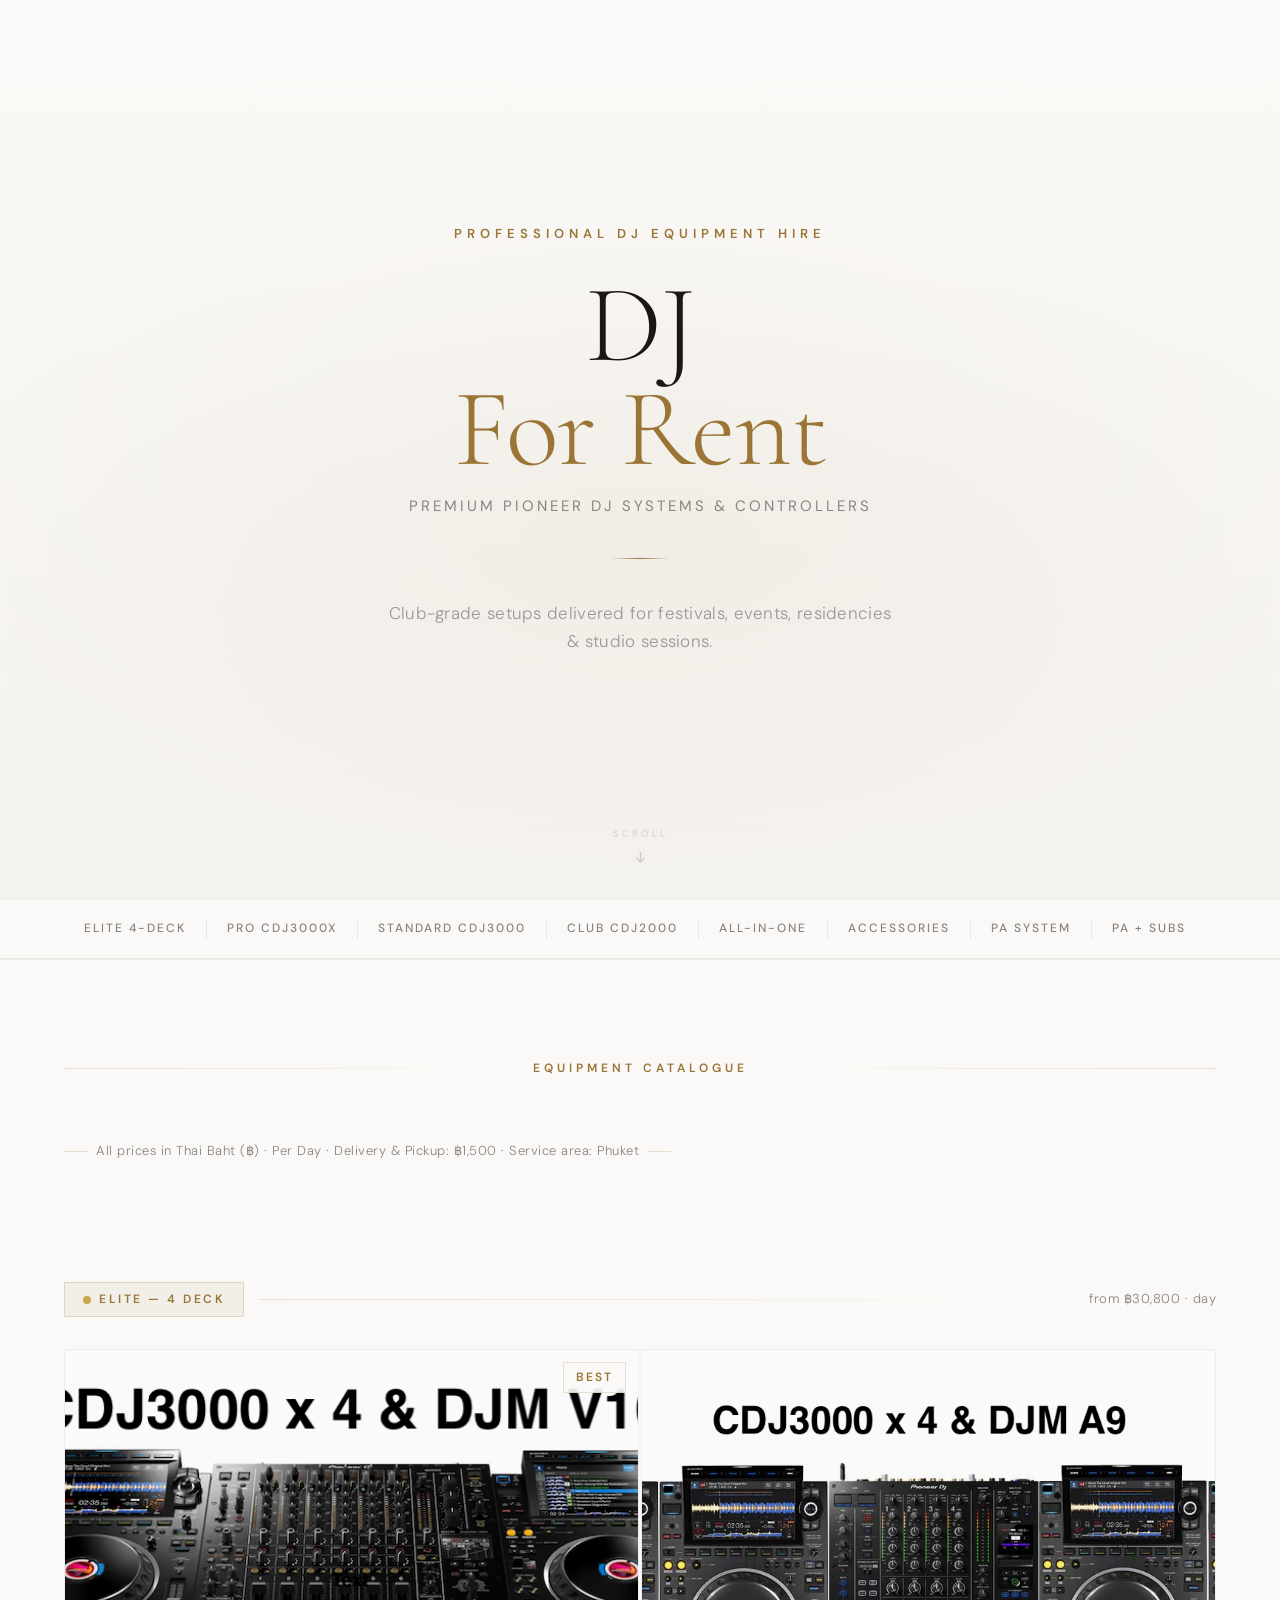
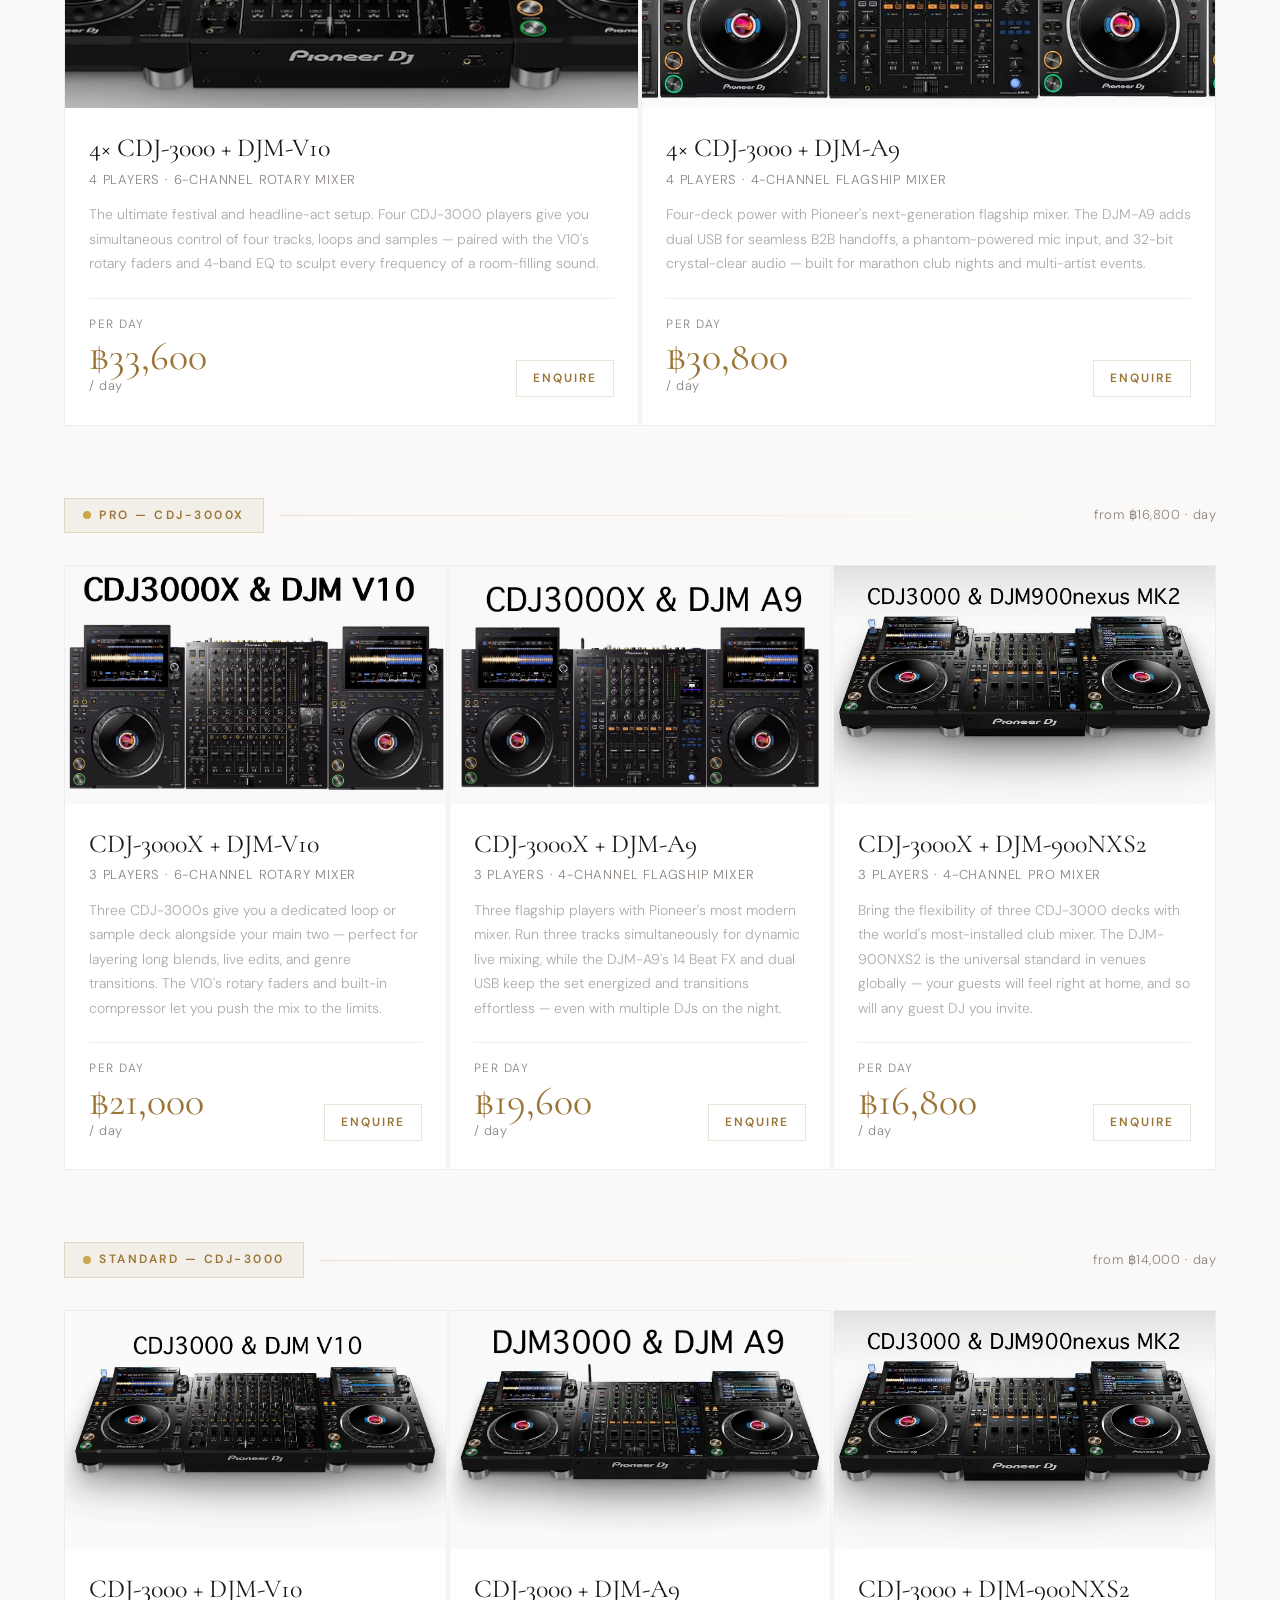
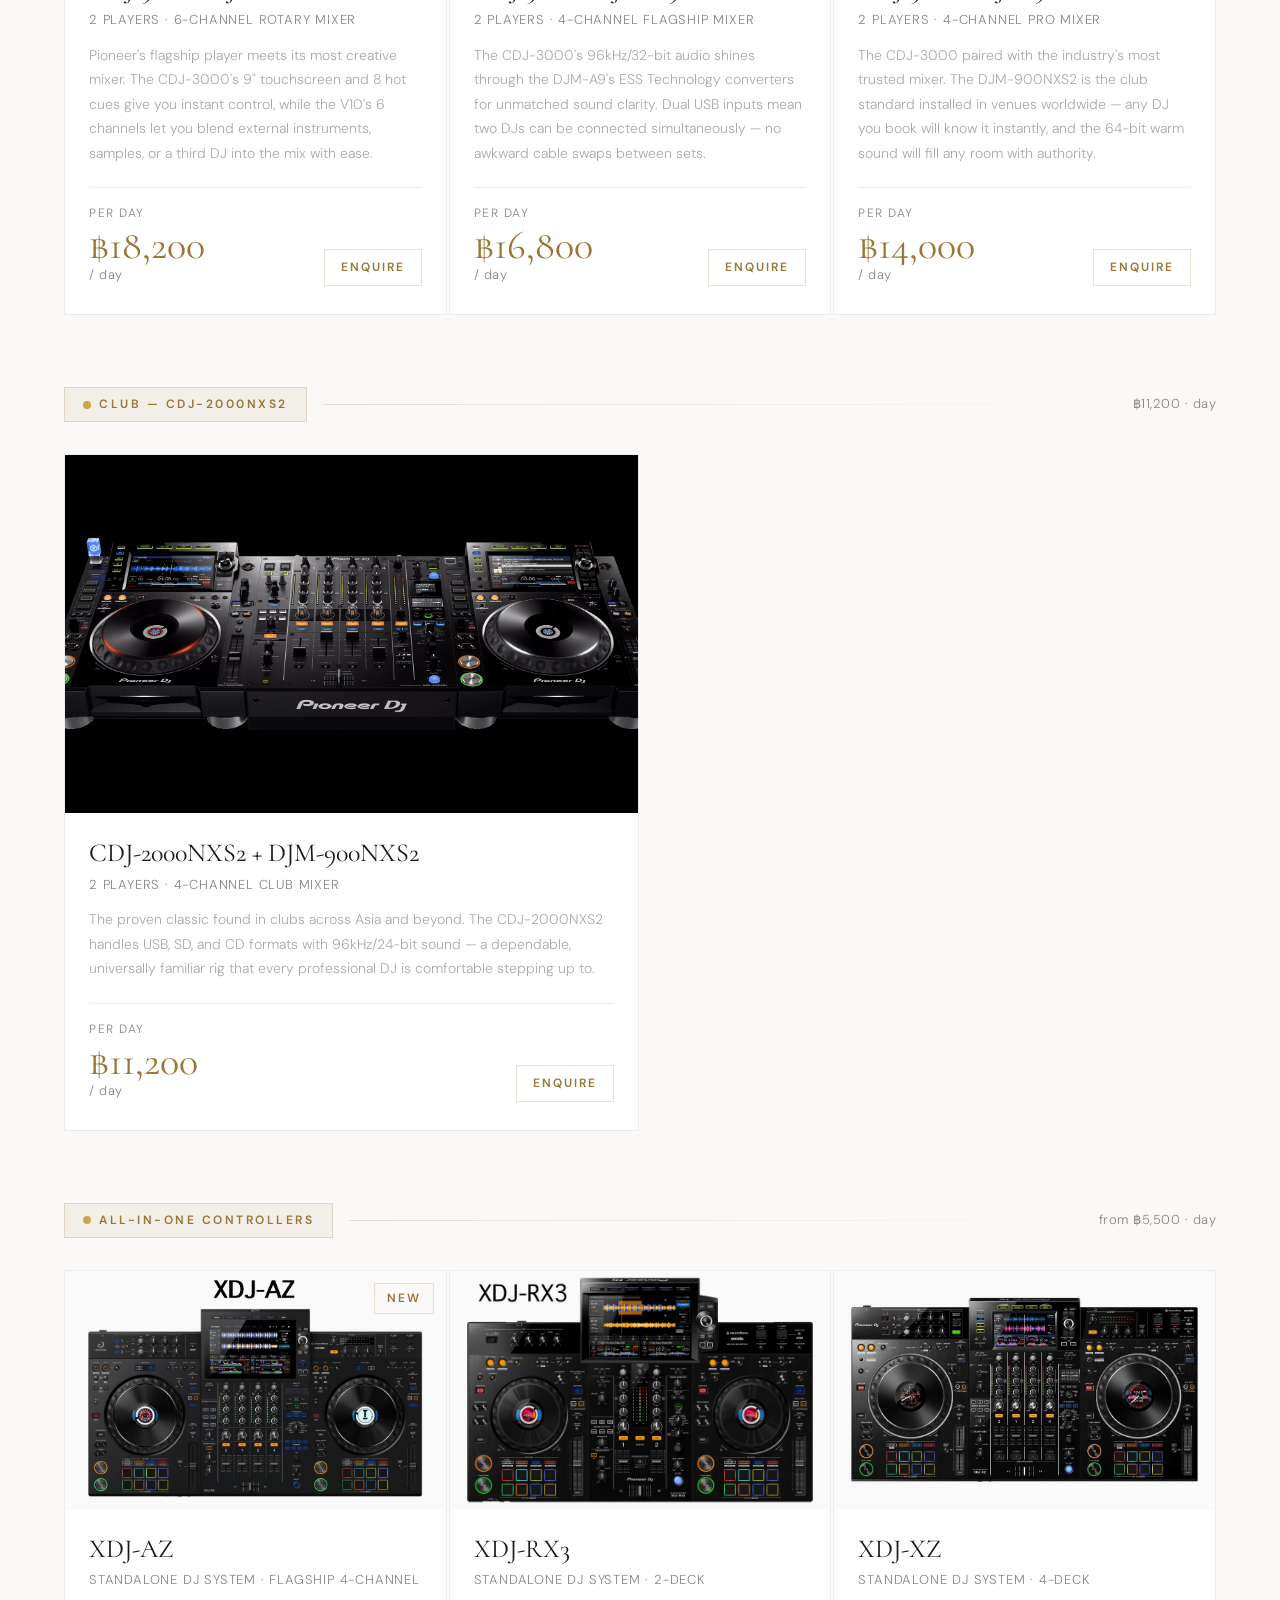
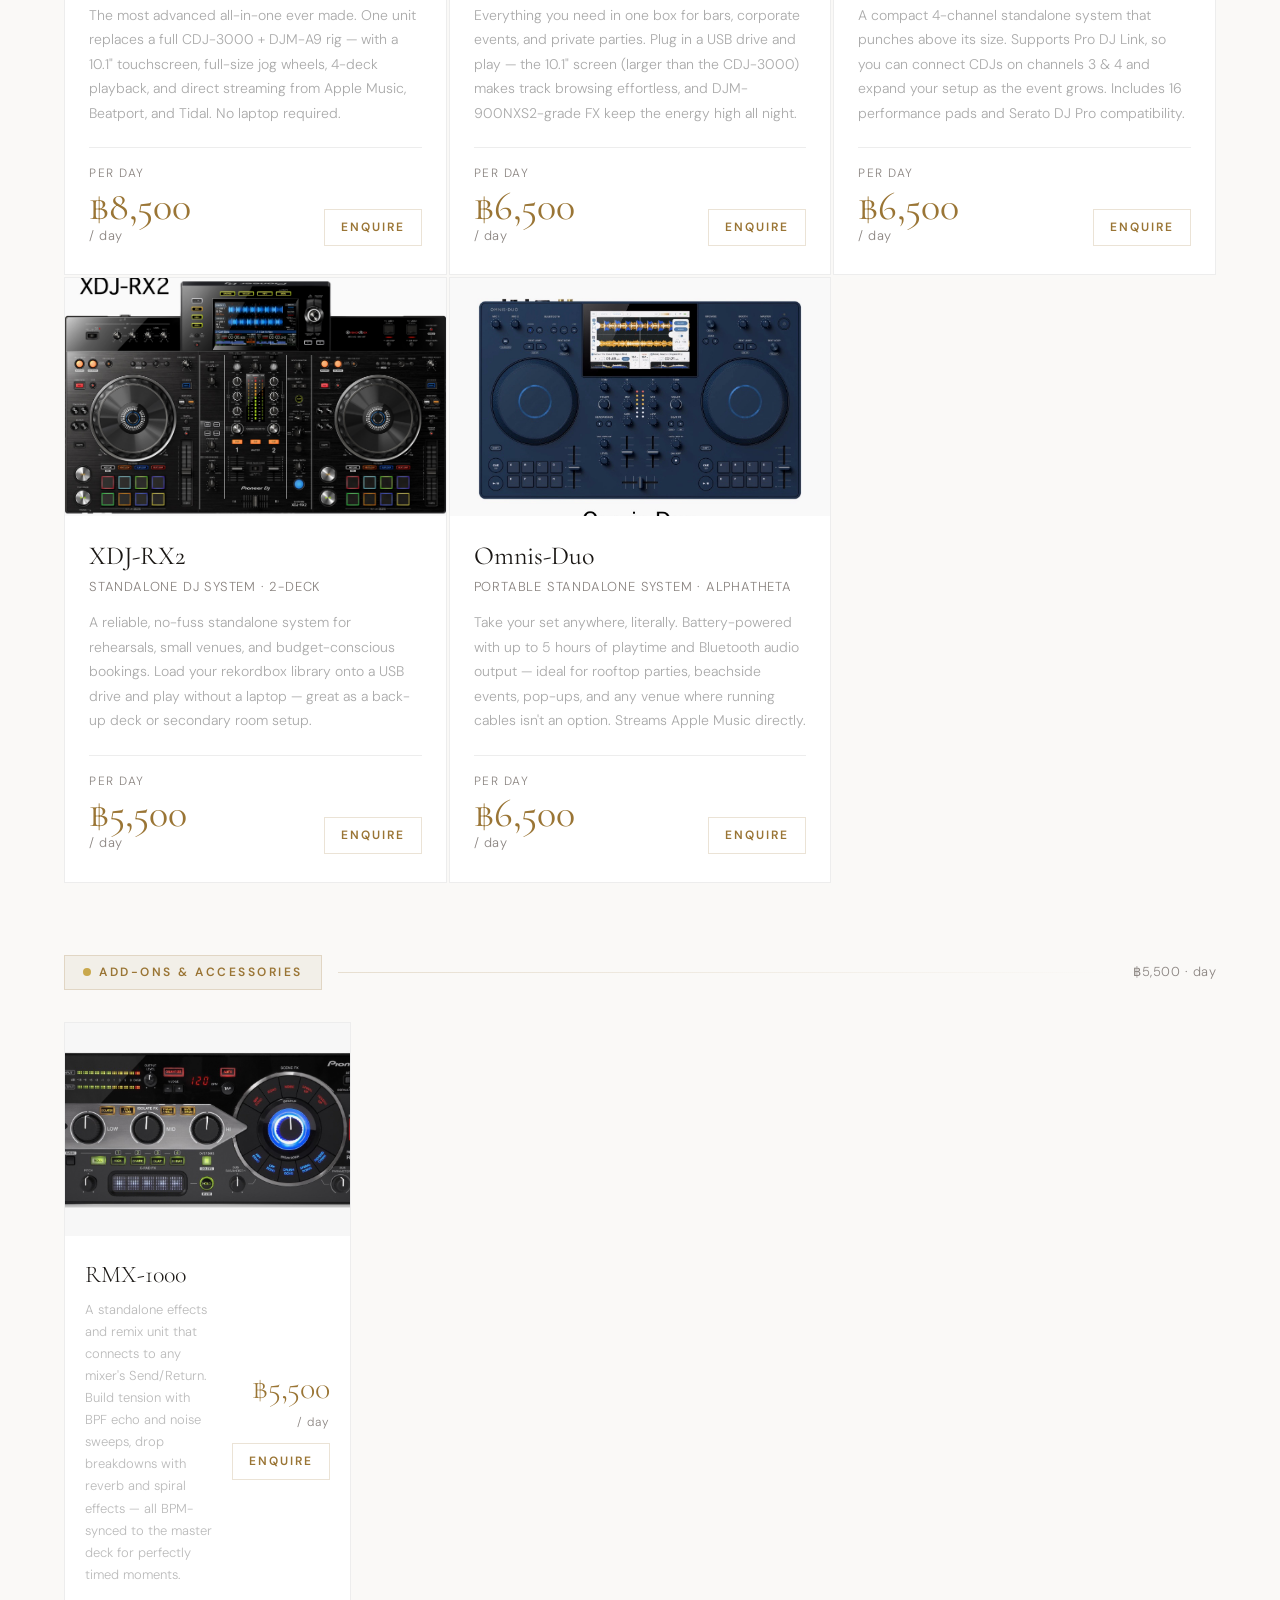
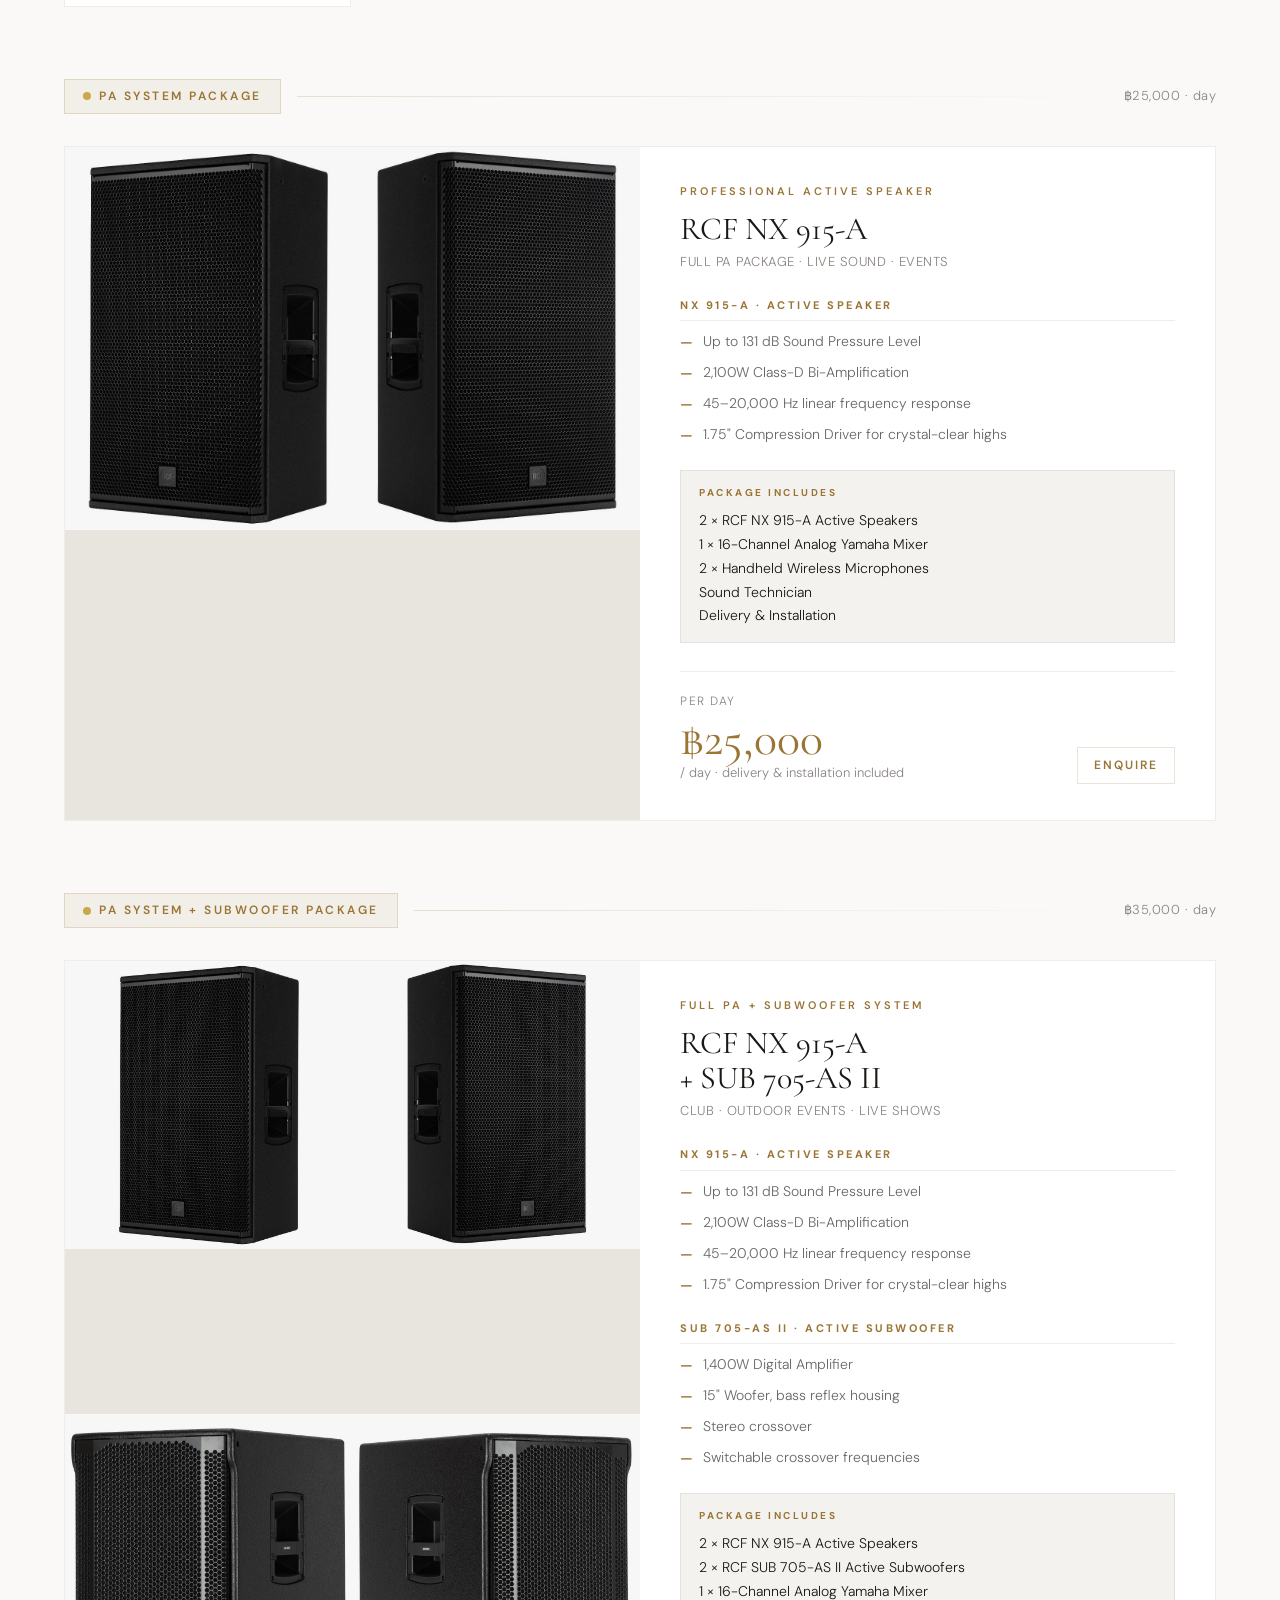
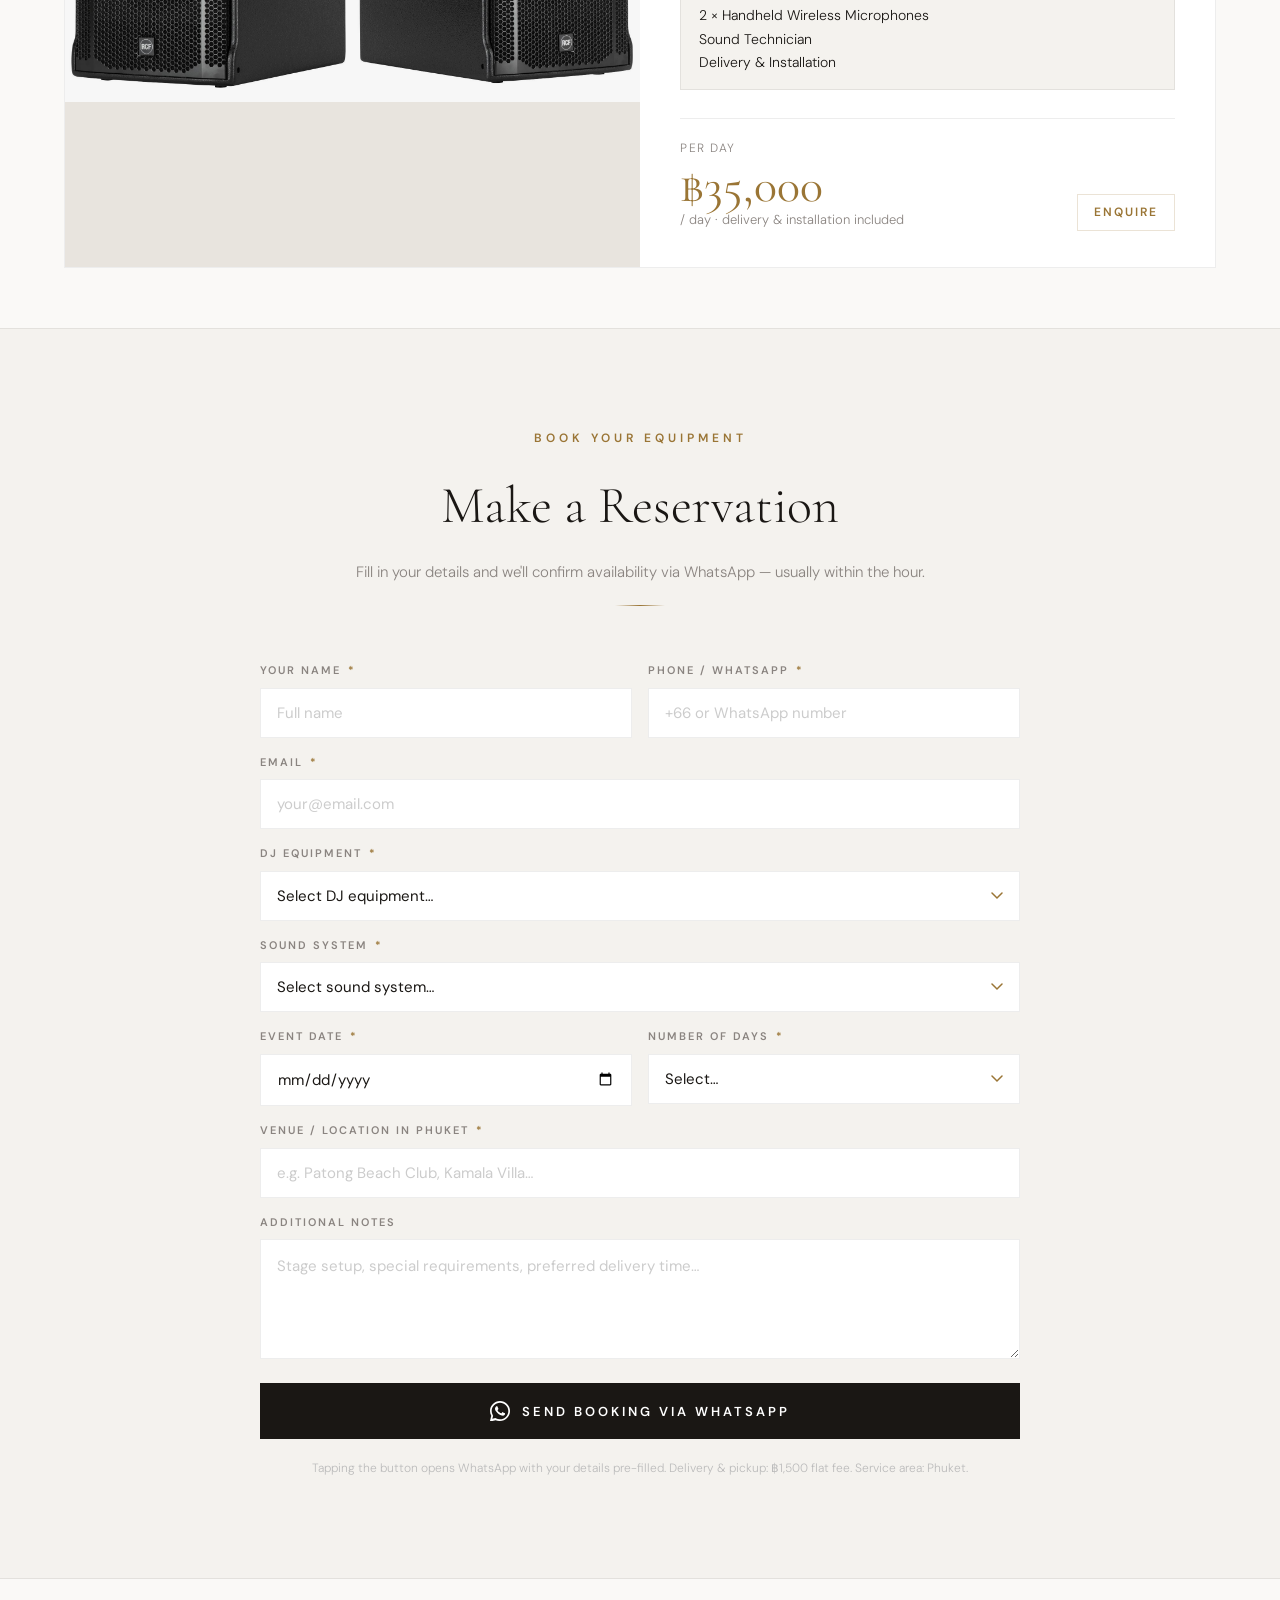
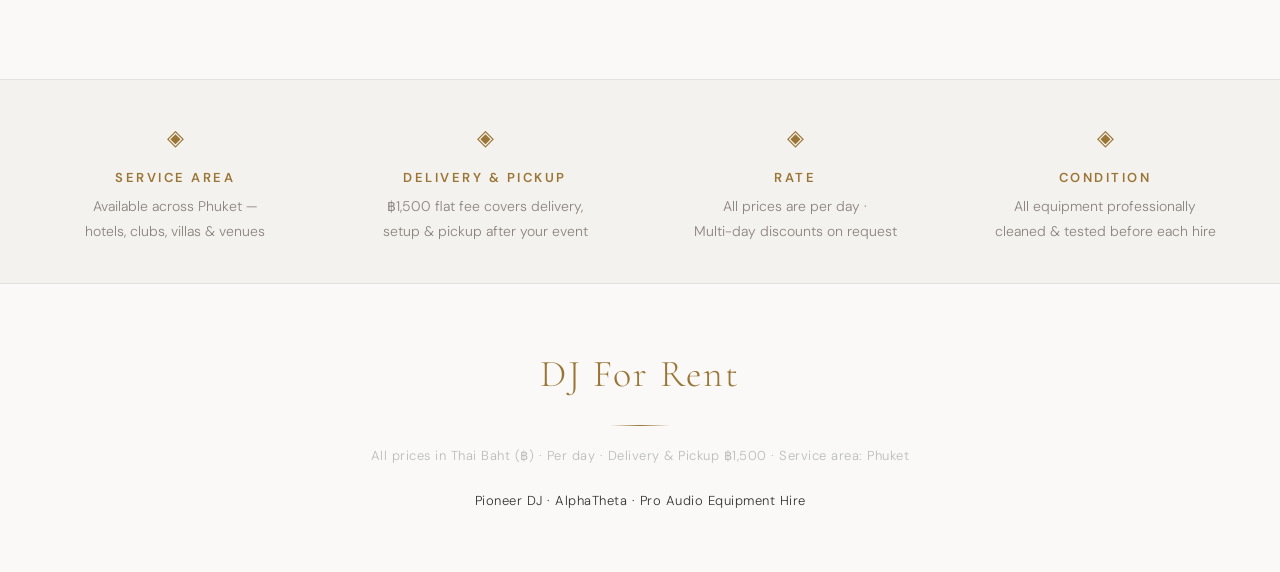
<file: dj-gear-rental.html>
<!DOCTYPE html>
<html lang="en">
<head>
  <meta charset="UTF-8" />
  <meta name="viewport" content="width=device-width, initial-scale=1.0"/>
  <title>DJ Equipment Rental — Pro Audio Hire</title>
  <link href="https://fonts.googleapis.com/css2?family=Cormorant+Garamond:wght@300;400;600&family=DM+Sans:ital,opsz,wght@0,9..40,300;0,9..40,400;0,9..40,500;0,9..40,600;0,9..40,700;1,9..40,300&display=swap" rel="stylesheet"/>
  <style>
    *, *::before, *::after { box-sizing: border-box; margin: 0; padding: 0; }

    :root {
      --gold: #9a7535;
      --gold-light: #b89050;
      --gold-dim: rgba(154,117,53,0.08);
      --bg: #faf9f7;
      --surface: #ffffff;
      --surface2: #f4f2ee;
      --border: rgba(154,117,53,0.2);
      --border-subtle: rgba(0,0,0,0.07);
      --text: #1a1714;
      --muted: #8a8480;
      --radius: 4px;
    }

    html { scroll-behavior: smooth; }

    body {
      background: var(--bg);
      color: var(--text);
      font-family: 'DM Sans', sans-serif;
      font-weight: 300;
      line-height: 1.6;
      -webkit-font-smoothing: antialiased;
    }

    /* ─── HERO ─────────────────────────────────────────── */
    .hero {
      position: relative;
      min-height: 100vh;
      display: flex;
      flex-direction: column;
      align-items: center;
      justify-content: center;
      text-align: center;
      padding: 60px 24px 80px;
      overflow: hidden;
      background: var(--bg);
    }
    .hero::before {
      content: '';
      position: absolute; inset: 0;
      background:
        radial-gradient(ellipse 80% 55% at 50% 60%, rgba(154,117,53,0.06) 0%, transparent 70%),
        linear-gradient(180deg, #faf9f7 0%, #f4f2ee 100%);
      z-index: 0;
    }
    .hero-grid {
      position: absolute; inset: 0;
      background-image:
        linear-gradient(rgba(154,117,53,0.06) 1px, transparent 1px),
        linear-gradient(90deg, rgba(154,117,53,0.06) 1px, transparent 1px);
      background-size: 60px 60px;
      z-index: 0;
    }
    .hero > * { position: relative; z-index: 1; }

    .hero-eyebrow {
      font-size: 13px;
      font-weight: 600;
      letter-spacing: 5px;
      text-transform: uppercase;
      color: var(--gold);
      margin-bottom: 28px;
    }
    .hero h1 {
      font-family: 'Cormorant Garamond', serif;
      font-size: clamp(52px, 9vw, 110px);
      font-weight: 300;
      line-height: 0.95;
      letter-spacing: -1px;
      color: var(--text);
      margin-bottom: 12px;
    }
    .hero h1 em {
      font-style: normal;
      color: var(--gold);
    }
    .hero-sub {
      font-size: 15px;
      font-weight: 400;
      letter-spacing: 3px;
      text-transform: uppercase;
      color: var(--muted);
      margin-bottom: 40px;
    }
    .hero-divider {
      width: 60px;
      height: 1px;
      background: linear-gradient(90deg, transparent, var(--gold), transparent);
      margin: 0 auto 40px;
    }
    .hero-tagline {
      font-size: 17px;
      color: #999;
      letter-spacing: 0.3px;
      max-width: 520px;
      line-height: 1.7;
    }
    .hero-scroll {
      position: absolute;
      bottom: 36px;
      left: 50%;
      transform: translateX(-50%);
      display: flex;
      flex-direction: column;
      align-items: center;
      gap: 8px;
      opacity: 0.35;
      animation: pulse 2s ease-in-out infinite;
      color: var(--muted);
    }
    .hero-scroll span {
      font-size: 10px;
      letter-spacing: 3px;
      text-transform: uppercase;
    }
    .hero-scroll svg { width: 14px; height: 14px; }
    @keyframes pulse { 0%,100% { opacity:0.35; } 50% { opacity:0.6; } }

    /* ─── NAV ───────────────────────────────────────────── */
    .sticky-nav {
      position: sticky;
      top: 0;
      z-index: 100;
      background: rgba(250,249,247,0.94);
      backdrop-filter: blur(12px);
      border-bottom: 1px solid var(--border-subtle);
      box-shadow: 0 1px 0 rgba(154,117,53,0.08);
    }
    .nav-inner {
      max-width: 1200px;
      margin: 0 auto;
      padding: 0 24px;
      height: 58px;
      display: flex;
      align-items: center;
      gap: 0;
      overflow-x: auto;
      scrollbar-width: none;
    }
    .nav-inner::-webkit-scrollbar { display: none; }
    .nav-item {
      font-size: 12px;
      font-weight: 500;
      letter-spacing: 2px;
      text-transform: uppercase;
      color: var(--muted);
      text-decoration: none;
      padding: 0 20px;
      white-space: nowrap;
      transition: color 0.2s;
      border-right: 1px solid rgba(0,0,0,0.07);
    }
    .nav-item:last-child { border-right: none; }
    .nav-item:hover { color: var(--gold); }

    /* ─── SECTION ───────────────────────────────────────── */
    .section {
      max-width: 1200px;
      margin: 0 auto;
      padding: 100px 24px 60px;
    }
    .section-header {
      display: flex;
      align-items: center;
      gap: 20px;
      margin-bottom: 56px;
    }
    .section-line {
      flex: 1;
      height: 1px;
      background: linear-gradient(90deg, var(--border), transparent);
    }
    .section-label {
      font-size: 12px;
      font-weight: 600;
      letter-spacing: 4px;
      text-transform: uppercase;
      color: var(--gold);
      white-space: nowrap;
    }
    .section-title {
      font-family: 'Cormorant Garamond', serif;
      font-size: clamp(32px, 5vw, 52px);
      font-weight: 300;
      color: var(--text);
      margin-bottom: 12px;
    }
    .section-desc {
      font-size: 13px;
      color: var(--muted);
      letter-spacing: 0.5px;
      margin-bottom: 48px;
    }

    /* ─── TIER BADGE ────────────────────────────────────── */
    .tier-header {
      display: flex;
      align-items: center;
      gap: 16px;
      margin-bottom: 32px;
      margin-top: 72px;
    }
    .tier-header:first-of-type { margin-top: 0; }
    .tier-badge {
      display: inline-flex;
      align-items: center;
      gap: 8px;
      padding: 7px 18px;
      border: 1px solid var(--border);
      background: var(--gold-dim);
      font-size: 12px;
      font-weight: 600;
      letter-spacing: 2.5px;
      text-transform: uppercase;
      color: var(--gold);
      white-space: nowrap;
    }
    .tier-sep {
      flex: 1;
      height: 1px;
      background: linear-gradient(90deg, var(--border), transparent);
    }
    .tier-price-range {
      font-size: 13px;
      letter-spacing: 0.5px;
      color: var(--muted);
      white-space: nowrap;
    }

    /* ─── CARDS ─────────────────────────────────────────── */
    .cards-grid {
      display: grid;
      grid-template-columns: repeat(auto-fill, minmax(320px, 1fr));
      gap: 2px;
    }
    .cards-grid-2 {
      grid-template-columns: repeat(auto-fill, minmax(420px, 1fr));
    }

    .card {
      background: var(--surface);
      border: 1px solid var(--border-subtle);
      overflow: hidden;
      position: relative;
      transition: border-color 0.3s, transform 0.3s, box-shadow 0.3s;
      cursor: default;
    }
    .card:hover {
      border-color: var(--border);
      transform: translateY(-3px);
      box-shadow: 0 12px 36px rgba(0,0,0,0.08);
      z-index: 2;
    }
    .card:hover .card-overlay { opacity: 1; }
    .card:hover .card-img { transform: scale(1.04); }

    .card-img-wrap {
      position: relative;
      width: 100%;
      aspect-ratio: 16 / 10;
      overflow: hidden;
      background: #e8e4de;
    }
    .card-img {
      width: 100%; height: 100%;
      object-fit: cover;
      object-position: center;
      filter: brightness(0.97) contrast(1.02);
      transition: transform 0.6s ease;
      display: block;
    }
    .card-overlay {
      position: absolute; inset: 0;
      background: linear-gradient(180deg, transparent 40%, rgba(250,249,247,0.25) 100%);
      opacity: 0;
      transition: opacity 0.3s;
    }
    .card-corner {
      position: absolute;
      top: 12px; right: 12px;
      padding: 5px 12px;
      background: rgba(250,249,247,0.92);
      border: 1px solid var(--border);
      font-size: 12px;
      font-weight: 600;
      letter-spacing: 2px;
      color: var(--gold);
      text-transform: uppercase;
    }

    .card-body {
      padding: 24px 24px 28px;
    }
    .card-name {
      font-family: 'Cormorant Garamond', serif;
      font-size: 26px;
      font-weight: 400;
      color: var(--text);
      margin-bottom: 6px;
      line-height: 1.2;
    }
    .card-components {
      font-size: 13px;
      color: var(--muted);
      letter-spacing: 0.8px;
      text-transform: uppercase;
      margin-bottom: 12px;
    }
    .card-desc {
      font-size: 14px;
      color: #aaa;
      line-height: 1.75;
      margin-bottom: 22px;
      font-weight: 300;
    }
    .card-footer {
      display: flex;
      align-items: flex-end;
      justify-content: space-between;
      border-top: 1px solid var(--border-subtle);
      padding-top: 16px;
    }
    .card-price {
      display: flex;
      flex-direction: column;
    }
    .card-price-label {
      font-size: 12px;
      letter-spacing: 1.5px;
      text-transform: uppercase;
      color: var(--muted);
      margin-bottom: 2px;
    }
    .card-price-value {
      font-family: 'Cormorant Garamond', serif;
      font-size: 40px;
      font-weight: 400;
      color: var(--gold);
      line-height: 1;
    }
    .card-price-unit {
      font-size: 13px;
      color: var(--muted);
      letter-spacing: 0.5px;
    }
    .card-enquire {
      font-size: 12px;
      font-weight: 600;
      letter-spacing: 2px;
      text-transform: uppercase;
      color: var(--gold);
      border: 1px solid var(--border);
      padding: 8px 16px;
      text-decoration: none;
      transition: background 0.2s, color 0.2s;
      background: transparent;
      cursor: pointer;
    }
    .card-enquire:hover {
      background: var(--gold-dim);
    }

    /* ─── ACCESSORIES SECTION ───────────────────────────── */
    .add-ons-grid {
      display: grid;
      grid-template-columns: repeat(auto-fill, minmax(260px, 1fr));
      gap: 2px;
    }
    .addon-card {
      background: var(--surface);
      border: 1px solid var(--border-subtle);
      padding: 0;
      overflow: hidden;
      transition: border-color 0.3s, transform 0.3s, box-shadow 0.3s;
    }
    .addon-card:hover {
      border-color: var(--border);
      transform: translateY(-2px);
      box-shadow: 0 8px 24px rgba(0,0,0,0.06);
    }
    .addon-img-wrap {
      width: 100%;
      aspect-ratio: 4/3;
      overflow: hidden;
      background: #e8e4de;
    }
    .addon-img {
      width: 100%; height: 100%;
      object-fit: cover;
      filter: brightness(0.97);
      transition: transform 0.5s;
    }
    .addon-card:hover .addon-img { transform: scale(1.04); }
    .addon-body {
      padding: 20px;
      display: flex;
      align-items: center;
      justify-content: space-between;
    }
    .addon-name {
      font-family: 'Cormorant Garamond', serif;
      font-size: 24px;
      color: var(--text);
      margin-bottom: 4px;
    }
    .addon-desc {
      font-size: 13px;
      color: #bbb;
      line-height: 1.7;
      max-width: 200px;
    }
    .addon-price {
      font-family: 'Cormorant Garamond', serif;
      font-size: 32px;
      color: var(--gold);
    }
    .addon-unit {
      font-size: 12px;
      color: var(--muted);
      text-align: right;
      letter-spacing: 1px;
    }

    /* ─── INFO STRIP ────────────────────────────────────── */
    .info-strip {
      border-top: 1px solid var(--border-subtle);
      border-bottom: 1px solid var(--border-subtle);
      background: var(--surface2);
      padding: 40px 24px;
      margin-top: 100px;
    }
    .info-strip-inner {
      max-width: 1200px;
      margin: 0 auto;
      display: grid;
      grid-template-columns: repeat(auto-fit, minmax(200px, 1fr));
      gap: 40px;
      text-align: center;
    }
    .info-item-icon {
      font-size: 22px;
      margin-bottom: 12px;
      color: var(--gold);
    }
    .info-item-title {
      font-size: 13px;
      font-weight: 600;
      letter-spacing: 2.5px;
      text-transform: uppercase;
      color: var(--gold);
      margin-bottom: 6px;
    }
    .info-item-body {
      font-size: 14px;
      color: var(--muted);
      line-height: 1.75;
    }

    /* ─── FOOTER ────────────────────────────────────────── */
    footer {
      max-width: 1200px;
      margin: 0 auto;
      padding: 60px 24px;
      display: flex;
      flex-direction: column;
      align-items: center;
      gap: 20px;
      text-align: center;
    }
    .footer-logo {
      font-family: 'Cormorant Garamond', serif;
      font-size: 38px;
      font-weight: 300;
      color: var(--gold);
      letter-spacing: 2px;
    }
    .footer-line {
      width: 60px;
      height: 1px;
      background: linear-gradient(90deg, transparent, var(--gold), transparent);
    }
    .footer-text {
      font-size: 13px;
      color: #bbb;
      letter-spacing: 0.5px;
    }

    /* ─── PRICE NOTE ────────────────────────────────────── */
    .price-note {
      display: inline-flex;
      align-items: center;
      gap: 8px;
      font-size: 13px;
      color: var(--muted);
      letter-spacing: 0.5px;
      margin-bottom: 48px;
    }
    .price-note::before, .price-note::after {
      content: '';
      width: 24px;
      height: 1px;
      background: var(--border);
    }

    /* ─── BOOKING FORM ──────────────────────────────────── */
    .booking-section {
      background: var(--surface2);
      border-top: 1px solid var(--border-subtle);
      border-bottom: 1px solid var(--border-subtle);
      padding: 100px 24px;
    }
    .booking-inner {
      max-width: 760px;
      margin: 0 auto;
    }
    .booking-header {
      text-align: center;
      margin-bottom: 56px;
    }
    .booking-eyebrow {
      font-size: 12px;
      font-weight: 600;
      letter-spacing: 4px;
      text-transform: uppercase;
      color: var(--gold);
      margin-bottom: 16px;
    }
    .booking-title {
      font-family: 'Cormorant Garamond', serif;
      font-size: clamp(32px, 5vw, 52px);
      font-weight: 300;
      color: var(--text);
      margin-bottom: 12px;
    }
    .booking-subtitle {
      font-size: 15px;
      color: var(--muted);
      line-height: 1.7;
    }
    .booking-divider {
      width: 50px;
      height: 1px;
      background: linear-gradient(90deg, transparent, var(--gold), transparent);
      margin: 20px auto 0;
    }
    .booking-form {
      display: grid;
      grid-template-columns: 1fr 1fr;
      gap: 16px;
    }
    .form-group {
      display: flex;
      flex-direction: column;
      gap: 8px;
    }
    .form-group.full {
      grid-column: 1 / -1;
    }
    .form-label {
      font-size: 11px;
      font-weight: 600;
      letter-spacing: 2px;
      text-transform: uppercase;
      color: var(--muted);
    }
    .req {
      color: var(--gold);
      margin-left: 2px;
    }
    .form-input,
    .form-select,
    .form-textarea {
      font-family: 'DM Sans', sans-serif;
      font-size: 15px;
      font-weight: 400;
      color: var(--text);
      background: var(--surface);
      border: 1px solid var(--border-subtle);
      padding: 14px 16px;
      outline: none;
      transition: border-color 0.2s, box-shadow 0.2s;
      width: 100%;
      border-radius: 0;
      appearance: none;
      -webkit-appearance: none;
    }
    .form-input::placeholder,
    .form-textarea::placeholder { color: #ccc; }
    .form-input:focus,
    .form-select:focus,
    .form-textarea:focus {
      border-color: var(--border);
      box-shadow: 0 0 0 3px rgba(154,117,53,0.08);
    }
    .form-select {
      background-image: url("data:image/svg+xml,%3Csvg xmlns='http://www.w3.org/2000/svg' width='12' height='8' viewBox='0 0 12 8'%3E%3Cpath d='M1 1l5 5 5-5' stroke='%239a7535' stroke-width='1.5' fill='none' stroke-linecap='round'/%3E%3C/svg%3E");
      background-repeat: no-repeat;
      background-position: right 16px center;
      padding-right: 40px;
      cursor: pointer;
    }
    .form-textarea {
      min-height: 120px;
      resize: vertical;
      line-height: 1.6;
    }
    .form-submit {
      grid-column: 1 / -1;
      display: flex;
      align-items: center;
      justify-content: center;
      gap: 12px;
      padding: 18px 40px;
      background: var(--text);
      color: var(--surface);
      border: none;
      font-family: 'DM Sans', sans-serif;
      font-size: 13px;
      font-weight: 600;
      letter-spacing: 3px;
      text-transform: uppercase;
      cursor: pointer;
      transition: background 0.2s, transform 0.15s;
      margin-top: 8px;
    }
    .form-submit:hover {
      background: var(--gold);
      transform: translateY(-1px);
    }
    .form-submit:active { transform: translateY(0); }
    .form-submit svg { width: 20px; height: 20px; flex-shrink: 0; }
    .form-note {
      grid-column: 1 / -1;
      text-align: center;
      font-size: 12px;
      color: #bbb;
      margin-top: 4px;
    }
    .form-note a { color: var(--gold); text-decoration: none; }

    /* ─── PA SYSTEM CARD ────────────────────────────────── */
    .pa-card {
      background: var(--surface);
      border: 1px solid var(--border-subtle);
      overflow: hidden;
      transition: border-color 0.3s, box-shadow 0.3s;
      display: grid;
      grid-template-columns: 1fr 1fr;
    }
    .pa-card:hover {
      border-color: var(--border);
      box-shadow: 0 12px 40px rgba(0,0,0,0.08);
    }
    .pa-images {
      display: grid;
      grid-template-columns: 1fr 1fr;
      background: #e8e4de;
      overflow: hidden;
    }
    .pa-img {
      width: 100%;
      aspect-ratio: 3/4;
      object-fit: cover;
      object-position: center;
      filter: brightness(0.97);
      transition: transform 0.6s ease;
      display: block;
    }
    .pa-card:hover .pa-img { transform: scale(1.03); }
    .pa-body {
      padding: 36px 40px;
      display: flex;
      flex-direction: column;
      justify-content: space-between;
    }
    .pa-eyebrow {
      font-size: 11px;
      font-weight: 600;
      letter-spacing: 3px;
      text-transform: uppercase;
      color: var(--gold);
      margin-bottom: 10px;
    }
    .pa-name {
      font-family: 'Cormorant Garamond', serif;
      font-size: 32px;
      font-weight: 400;
      color: var(--text);
      line-height: 1.1;
      margin-bottom: 6px;
    }
    .pa-tagline {
      font-size: 13px;
      color: var(--muted);
      letter-spacing: 0.5px;
      text-transform: uppercase;
      margin-bottom: 24px;
    }
    .pa-spec-group-label {
      font-size: 11px;
      font-weight: 700;
      letter-spacing: 2.5px;
      text-transform: uppercase;
      color: var(--gold);
      margin-bottom: 10px;
      padding-bottom: 6px;
      border-bottom: 1px solid var(--border-subtle);
    }
    .pa-specs {
      list-style: none;
      margin-bottom: 24px;
      display: flex;
      flex-direction: column;
      gap: 9px;
    }
    .pa-specs li {
      font-size: 14px;
      color: #666;
      display: flex;
      align-items: flex-start;
      gap: 10px;
      line-height: 1.5;
    }
    .pa-specs li::before {
      content: '—';
      color: var(--gold);
      font-weight: 600;
      flex-shrink: 0;
      margin-top: 1px;
    }
    .pa-includes {
      background: var(--surface2);
      border: 1px solid var(--border-subtle);
      padding: 14px 18px;
      margin-bottom: 28px;
    }
    .pa-includes-label {
      font-size: 10px;
      font-weight: 700;
      letter-spacing: 2.5px;
      text-transform: uppercase;
      color: var(--gold);
      margin-bottom: 8px;
    }
    .pa-includes-items {
      font-size: 14px;
      color: var(--text);
      line-height: 1.7;
    }
    .pa-footer {
      display: flex;
      align-items: flex-end;
      justify-content: space-between;
      border-top: 1px solid var(--border-subtle);
      padding-top: 20px;
    }
    .pa-price-label {
      font-size: 12px;
      letter-spacing: 1.5px;
      text-transform: uppercase;
      color: var(--muted);
      margin-bottom: 4px;
    }
    .pa-price-value {
      font-family: 'Cormorant Garamond', serif;
      font-size: 48px;
      font-weight: 400;
      color: var(--gold);
      line-height: 1;
    }
    .pa-price-unit {
      font-size: 13px;
      color: var(--muted);
    }

    .pa-images-4 {
      grid-template-columns: 1fr 1fr;
      grid-template-rows: 1fr 1fr;
    }
    .pa-images-4 .pa-img { aspect-ratio: 1/1; }

    /* ─── RESPONSIVE ───────────────────────────────── */

    /* Tablet — collapse 420px-min elite grid earlier */
    @media (max-width: 1024px) {
      .cards-grid-2 {
        grid-template-columns: repeat(auto-fill, minmax(320px, 1fr));
      }
    }

    /* Medium — stack PA cards, tighten section padding */
    @media (max-width: 900px) {
      .section { padding: 80px 20px 48px; }

      .pa-card { grid-template-columns: 1fr; }
      .pa-images { grid-template-columns: 1fr 1fr; }
      .pa-img { aspect-ratio: 1/1; }
      .pa-body { padding: 28px 24px; }

      .booking-section { padding: 80px 20px; }
    }

    /* Small phones */
    @media (max-width: 640px) {
      /* Hero */
      .hero { min-height: 80vh; padding: 48px 20px 64px; }
      .hero-eyebrow { font-size: 11px; letter-spacing: 3px; }

      /* Nav — slightly tighter */
      .nav-item { padding: 0 14px; font-size: 11px; }

      /* Sections */
      .section { padding: 56px 16px 36px; }
      .section-header { margin-bottom: 32px; }

      /* Tier headers */
      .tier-header { margin-top: 44px; gap: 12px; }
      .tier-price-range { display: none; } /* too cluttered on small screens */

      /* Cards */
      .cards-grid,
      .cards-grid-2 { grid-template-columns: 1fr; }

      /* Card footer: stack price + button vertically */
      .card-footer {
        flex-direction: column;
        align-items: flex-start;
        gap: 14px;
      }
      .card-enquire {
        align-self: stretch;
        text-align: center;
        padding: 12px 16px;
      }

      /* Accessories add-on card */
      .add-ons-grid { grid-template-columns: 1fr; }
      .addon-body {
        flex-direction: column;
        align-items: flex-start;
        gap: 14px;
      }
      .addon-desc { max-width: 100%; }
      .addon-body > div:last-child {
        width: 100%;
        display: flex;
        align-items: center;
        justify-content: space-between;
        margin-left: 0 !important;
      }

      /* Info strip */
      .info-strip { padding: 40px 16px; margin-top: 60px; }
      .info-strip-inner { gap: 28px; }

      /* Booking form */
      .booking-section { padding: 56px 16px; }
      .booking-form { grid-template-columns: 1fr; }
      .form-group.full { grid-column: 1; }
      .form-submit,
      .form-note { grid-column: 1; }
      .form-submit { padding: 16px 24px; }

      /* PA cards */
      .pa-body { padding: 24px 18px; }
      .pa-name { font-size: 26px; }
      .pa-price-value { font-size: 40px; }
      .pa-footer { flex-direction: column; align-items: flex-start; gap: 14px; }
      .pa-footer .card-enquire { align-self: stretch; text-align: center; }

      /* Footer */
      footer { padding: 48px 16px; }
    }

    /* Very small (iPhone SE, etc.) */
    @media (max-width: 390px) {
      .hero-eyebrow { font-size: 10px; letter-spacing: 2px; }
      .nav-item { padding: 0 10px; font-size: 10px; }
      .card-body { padding: 18px 16px 20px; }
      .card-name { font-size: 22px; }
      .pa-body { padding: 20px 16px; }
    }
  </style>
</head>
<body>

<!-- ═══════════════ HERO ═══════════════ -->
<section class="hero">
  <div class="hero-grid"></div>
  <p class="hero-eyebrow">Professional DJ Equipment Hire</p>
  <h1>DJ<br><em>For Rent</em></h1>
  <p class="hero-sub">Premium Pioneer DJ Systems &amp; Controllers</p>
  <div class="hero-divider"></div>
  <p class="hero-tagline">Club-grade setups delivered for festivals, events, residencies & studio sessions.</p>
  <div class="hero-scroll">
    <span>Scroll</span>
    <svg viewBox="0 0 14 14" fill="none" stroke="currentColor" stroke-width="1.5">
      <path d="M7 2v10M3 8l4 4 4-4"/>
    </svg>
  </div>
</section>

<!-- ═══════════════ NAV ═══════════════ -->
<nav class="sticky-nav">
  <div class="nav-inner">
    <a href="#elite" class="nav-item">Elite 4-Deck</a>
    <a href="#pro" class="nav-item">Pro CDJ3000X</a>
    <a href="#standard" class="nav-item">Standard CDJ3000</a>
    <a href="#club" class="nav-item">Club CDJ2000</a>
    <a href="#aio" class="nav-item">All-in-One</a>
    <a href="#accessories" class="nav-item">Accessories</a>
    <a href="#pa-system" class="nav-item">PA System</a>
    <a href="#pa-system-pro" class="nav-item">PA + Subs</a>
  </div>
</nav>

<!-- ═══════════════ MAIN ═══════════════ -->
<main>
<div class="section">

  <div class="section-header">
    <div class="section-line"></div>
    <span class="section-label">Equipment Catalogue</span>
    <div class="section-line" style="background: linear-gradient(270deg, var(--border), transparent);"></div>
  </div>

  <p class="price-note">All prices in Thai Baht (฿) · Per Day · Delivery &amp; Pickup: ฿1,500 · Service area: Phuket</p>

  <!-- ══ ELITE 4-DECK ══ -->
  <div id="elite" class="tier-header">
    <span class="tier-badge">
      <svg width="8" height="8" viewBox="0 0 8 8"><circle cx="4" cy="4" r="4" fill="#c9a84c"/></svg>
      Elite — 4 Deck
    </span>
    <div class="tier-sep"></div>
    <span class="tier-price-range">from ฿30,800 · day</span>
  </div>

  <div class="cards-grid cards-grid-2">

    <div class="card">
      <div class="card-img-wrap">
        <img class="card-img" src="images/dj-sound-system-images/CDJ3000 x 4 & DJM V10.PNG" alt="4x CDJ-3000 + DJM-V10" loading="lazy"/>
        <div class="card-overlay"></div>
        <span class="card-corner">Best</span>
      </div>
      <div class="card-body">
        <div class="card-name">4× CDJ-3000 + DJM-V10</div>
        <div class="card-components">4 Players · 6-Channel Rotary Mixer</div>
        <div class="card-desc">The ultimate festival and headline-act setup. Four CDJ-3000 players give you simultaneous control of four tracks, loops and samples — paired with the V10's rotary faders and 4-band EQ to sculpt every frequency of a room-filling sound.</div>
        <div class="card-footer">
          <div class="card-price">
            <span class="card-price-label">Per Day</span>
            <span class="card-price-value">฿33,600</span>
            <span class="card-price-unit">/ day</span>
          </div>
          <a class="card-enquire" href="#contact">Enquire</a>
        </div>
      </div>
    </div>

    <div class="card">
      <div class="card-img-wrap">
        <img class="card-img" src="images/dj-sound-system-images/CDJ3000 x 4 & DJM A9.PNG" alt="4x CDJ-3000 + DJM-A9" loading="lazy"/>
        <div class="card-overlay"></div>
      </div>
      <div class="card-body">
        <div class="card-name">4× CDJ-3000 + DJM-A9</div>
        <div class="card-components">4 Players · 4-Channel Flagship Mixer</div>
        <div class="card-desc">Four-deck power with Pioneer's next-generation flagship mixer. The DJM-A9 adds dual USB for seamless B2B handoffs, a phantom-powered mic input, and 32-bit crystal-clear audio — built for marathon club nights and multi-artist events.</div>
        <div class="card-footer">
          <div class="card-price">
            <span class="card-price-label">Per Day</span>
            <span class="card-price-value">฿30,800</span>
            <span class="card-price-unit">/ day</span>
          </div>
          <a class="card-enquire" href="#contact">Enquire</a>
        </div>
      </div>
    </div>

  </div>

  <!-- ══ PRO CDJ3000X ══ -->
  <div id="pro" class="tier-header">
    <span class="tier-badge">
      <svg width="8" height="8" viewBox="0 0 8 8"><circle cx="4" cy="4" r="4" fill="#c9a84c"/></svg>
      Pro — CDJ-3000X
    </span>
    <div class="tier-sep"></div>
    <span class="tier-price-range">from ฿16,800 · day</span>
  </div>

  <div class="cards-grid">

    <div class="card">
      <div class="card-img-wrap">
        <img class="card-img" src="images/dj-sound-system-images/CDJ3000X & DJM V10.jpg" alt="CDJ-3000X + DJM-V10" loading="lazy"/>
        <div class="card-overlay"></div>
      </div>
      <div class="card-body">
        <div class="card-name">CDJ-3000X + DJM-V10</div>
        <div class="card-components">3 Players · 6-Channel Rotary Mixer</div>
        <div class="card-desc">Three CDJ-3000s give you a dedicated loop or sample deck alongside your main two — perfect for layering long blends, live edits, and genre transitions. The V10's rotary faders and built-in compressor let you push the mix to the limits.</div>
        <div class="card-footer">
          <div class="card-price">
            <span class="card-price-label">Per Day</span>
            <span class="card-price-value">฿21,000</span>
            <span class="card-price-unit">/ day</span>
          </div>
          <a class="card-enquire" href="#contact">Enquire</a>
        </div>
      </div>
    </div>

    <div class="card">
      <div class="card-img-wrap">
        <img class="card-img" src="images/dj-sound-system-images/CDJ3000X & DJM A9.jpg" alt="CDJ-3000X + DJM-A9" loading="lazy"/>
        <div class="card-overlay"></div>
      </div>
      <div class="card-body">
        <div class="card-name">CDJ-3000X + DJM-A9</div>
        <div class="card-components">3 Players · 4-Channel Flagship Mixer</div>
        <div class="card-desc">Three flagship players with Pioneer's most modern mixer. Run three tracks simultaneously for dynamic live mixing, while the DJM-A9's 14 Beat FX and dual USB keep the set energized and transitions effortless — even with multiple DJs on the night.</div>
        <div class="card-footer">
          <div class="card-price">
            <span class="card-price-label">Per Day</span>
            <span class="card-price-value">฿19,600</span>
            <span class="card-price-unit">/ day</span>
          </div>
          <a class="card-enquire" href="#contact">Enquire</a>
        </div>
      </div>
    </div>

    <div class="card">
      <div class="card-img-wrap">
        <img class="card-img" src="images/dj-sound-system-images/CDJ3000 & DJM900nxsMK2.jpg" alt="CDJ-3000X + DJM-900NXS2" loading="lazy"/>
        <div class="card-overlay"></div>
      </div>
      <div class="card-body">
        <div class="card-name">CDJ-3000X + DJM-900NXS2</div>
        <div class="card-components">3 Players · 4-Channel Pro Mixer</div>
        <div class="card-desc">Bring the flexibility of three CDJ-3000 decks with the world's most-installed club mixer. The DJM-900NXS2 is the universal standard in venues globally — your guests will feel right at home, and so will any guest DJ you invite.</div>
        <div class="card-footer">
          <div class="card-price">
            <span class="card-price-label">Per Day</span>
            <span class="card-price-value">฿16,800</span>
            <span class="card-price-unit">/ day</span>
          </div>
          <a class="card-enquire" href="#contact">Enquire</a>
        </div>
      </div>
    </div>

  </div>

  <!-- ══ STANDARD CDJ3000 ══ -->
  <div id="standard" class="tier-header">
    <span class="tier-badge">
      <svg width="8" height="8" viewBox="0 0 8 8"><circle cx="4" cy="4" r="4" fill="#c9a84c"/></svg>
      Standard — CDJ-3000
    </span>
    <div class="tier-sep"></div>
    <span class="tier-price-range">from ฿14,000 · day</span>
  </div>

  <div class="cards-grid">

    <div class="card">
      <div class="card-img-wrap">
        <img class="card-img" src="images/dj-sound-system-images/CDJ3000 & DJM V10.jpg" alt="CDJ-3000 + DJM-V10" loading="lazy"/>
        <div class="card-overlay"></div>
      </div>
      <div class="card-body">
        <div class="card-name">CDJ-3000 + DJM-V10</div>
        <div class="card-components">2 Players · 6-Channel Rotary Mixer</div>
        <div class="card-desc">Pioneer's flagship player meets its most creative mixer. The CDJ-3000's 9" touchscreen and 8 hot cues give you instant control, while the V10's 6 channels let you blend external instruments, samples, or a third DJ into the mix with ease.</div>
        <div class="card-footer">
          <div class="card-price">
            <span class="card-price-label">Per Day</span>
            <span class="card-price-value">฿18,200</span>
            <span class="card-price-unit">/ day</span>
          </div>
          <a class="card-enquire" href="#contact">Enquire</a>
        </div>
      </div>
    </div>

    <div class="card">
      <div class="card-img-wrap">
        <img class="card-img" src="images/dj-sound-system-images/CDJ3000 & DJM A9.jpg" alt="CDJ-3000 + DJM-A9" loading="lazy"/>
        <div class="card-overlay"></div>
      </div>
      <div class="card-body">
        <div class="card-name">CDJ-3000 + DJM-A9</div>
        <div class="card-components">2 Players · 4-Channel Flagship Mixer</div>
        <div class="card-desc">The CDJ-3000's 96kHz/32-bit audio shines through the DJM-A9's ESS Technology converters for unmatched sound clarity. Dual USB inputs mean two DJs can be connected simultaneously — no awkward cable swaps between sets.</div>
        <div class="card-footer">
          <div class="card-price">
            <span class="card-price-label">Per Day</span>
            <span class="card-price-value">฿16,800</span>
            <span class="card-price-unit">/ day</span>
          </div>
          <a class="card-enquire" href="#contact">Enquire</a>
        </div>
      </div>
    </div>

    <div class="card">
      <div class="card-img-wrap">
        <img class="card-img" src="images/dj-sound-system-images/CDJ3000 & DJM900nxsMK2.jpg" alt="CDJ-3000 + DJM-900NXS2" loading="lazy"/>
        <div class="card-overlay"></div>
      </div>
      <div class="card-body">
        <div class="card-name">CDJ-3000 + DJM-900NXS2</div>
        <div class="card-components">2 Players · 4-Channel Pro Mixer</div>
        <div class="card-desc">The CDJ-3000 paired with the industry's most trusted mixer. The DJM-900NXS2 is the club standard installed in venues worldwide — any DJ you book will know it instantly, and the 64-bit warm sound will fill any room with authority.</div>
        <div class="card-footer">
          <div class="card-price">
            <span class="card-price-label">Per Day</span>
            <span class="card-price-value">฿14,000</span>
            <span class="card-price-unit">/ day</span>
          </div>
          <a class="card-enquire" href="#contact">Enquire</a>
        </div>
      </div>
    </div>

  </div>

  <!-- ══ CLUB CDJ2000 ══ -->
  <div id="club" class="tier-header">
    <span class="tier-badge">
      <svg width="8" height="8" viewBox="0 0 8 8"><circle cx="4" cy="4" r="4" fill="#c9a84c"/></svg>
      Club — CDJ-2000NXS2
    </span>
    <div class="tier-sep"></div>
    <span class="tier-price-range">฿11,200 · day</span>
  </div>

  <div class="cards-grid cards-grid-2">

    <div class="card">
      <div class="card-img-wrap">
        <img class="card-img" src="images/dj-sound-system-images/CDJ2000nxsMK2 & DJM900MK2.jpg" alt="CDJ-2000NXS2 + DJM-900NXS2" loading="lazy"/>
        <div class="card-overlay"></div>
      </div>
      <div class="card-body">
        <div class="card-name">CDJ-2000NXS2 + DJM-900NXS2</div>
        <div class="card-components">2 Players · 4-Channel Club Mixer</div>
        <div class="card-desc">The proven classic found in clubs across Asia and beyond. The CDJ-2000NXS2 handles USB, SD, and CD formats with 96kHz/24-bit sound — a dependable, universally familiar rig that every professional DJ is comfortable stepping up to.</div>
        <div class="card-footer">
          <div class="card-price">
            <span class="card-price-label">Per Day</span>
            <span class="card-price-value">฿11,200</span>
            <span class="card-price-unit">/ day</span>
          </div>
          <a class="card-enquire" href="#contact">Enquire</a>
        </div>
      </div>
    </div>

  </div>

  <!-- ══ ALL-IN-ONE ══ -->
  <div id="aio" class="tier-header">
    <span class="tier-badge">
      <svg width="8" height="8" viewBox="0 0 8 8"><circle cx="4" cy="4" r="4" fill="#c9a84c"/></svg>
      All-in-One Controllers
    </span>
    <div class="tier-sep"></div>
    <span class="tier-price-range">from ฿5,500 · day</span>
  </div>

  <div class="cards-grid">

    <div class="card">
      <div class="card-img-wrap">
        <img class="card-img" src="images/dj-sound-system-images/XDJ-AZ.jpg" alt="XDJ-AZ" loading="lazy"/>
        <div class="card-overlay"></div>
        <span class="card-corner">New</span>
      </div>
      <div class="card-body">
        <div class="card-name">XDJ-AZ</div>
        <div class="card-components">Standalone DJ System · Flagship 4-Channel</div>
        <div class="card-desc">The most advanced all-in-one ever made. One unit replaces a full CDJ-3000 + DJM-A9 rig — with a 10.1" touchscreen, full-size jog wheels, 4-deck playback, and direct streaming from Apple Music, Beatport, and Tidal. No laptop required.</div>
        <div class="card-footer">
          <div class="card-price">
            <span class="card-price-label">Per Day</span>
            <span class="card-price-value">฿8,500</span>
            <span class="card-price-unit">/ day</span>
          </div>
          <a class="card-enquire" href="#contact">Enquire</a>
        </div>
      </div>
    </div>

    <div class="card">
      <div class="card-img-wrap">
        <img class="card-img" src="images/dj-sound-system-images/XDJ-RX3.jpg" alt="XDJ-RX3" loading="lazy"/>
        <div class="card-overlay"></div>
      </div>
      <div class="card-body">
        <div class="card-name">XDJ-RX3</div>
        <div class="card-components">Standalone DJ System · 2-Deck</div>
        <div class="card-desc">Everything you need in one box for bars, corporate events, and private parties. Plug in a USB drive and play — the 10.1" screen (larger than the CDJ-3000) makes track browsing effortless, and DJM-900NXS2-grade FX keep the energy high all night.</div>
        <div class="card-footer">
          <div class="card-price">
            <span class="card-price-label">Per Day</span>
            <span class="card-price-value">฿6,500</span>
            <span class="card-price-unit">/ day</span>
          </div>
          <a class="card-enquire" href="#contact">Enquire</a>
        </div>
      </div>
    </div>

    <div class="card">
      <div class="card-img-wrap">
        <img class="card-img" src="images/dj-sound-system-images/XDJ-XZ.jpg" alt="XDJ-XZ" loading="lazy"/>
        <div class="card-overlay"></div>
      </div>
      <div class="card-body">
        <div class="card-name">XDJ-XZ</div>
        <div class="card-components">Standalone DJ System · 4-Deck</div>
        <div class="card-desc">A compact 4-channel standalone system that punches above its size. Supports Pro DJ Link, so you can connect CDJs on channels 3 & 4 and expand your setup as the event grows. Includes 16 performance pads and Serato DJ Pro compatibility.</div>
        <div class="card-footer">
          <div class="card-price">
            <span class="card-price-label">Per Day</span>
            <span class="card-price-value">฿6,500</span>
            <span class="card-price-unit">/ day</span>
          </div>
          <a class="card-enquire" href="#contact">Enquire</a>
        </div>
      </div>
    </div>

    <div class="card">
      <div class="card-img-wrap">
        <img class="card-img" src="images/dj-sound-system-images/XDJ-RX2.jpg" alt="XDJ-RX2" loading="lazy"/>
        <div class="card-overlay"></div>
      </div>
      <div class="card-body">
        <div class="card-name">XDJ-RX2</div>
        <div class="card-components">Standalone DJ System · 2-Deck</div>
        <div class="card-desc">A reliable, no-fuss standalone system for rehearsals, small venues, and budget-conscious bookings. Load your rekordbox library onto a USB drive and play without a laptop — great as a back-up deck or secondary room setup.</div>
        <div class="card-footer">
          <div class="card-price">
            <span class="card-price-label">Per Day</span>
            <span class="card-price-value">฿5,500</span>
            <span class="card-price-unit">/ day</span>
          </div>
          <a class="card-enquire" href="#contact">Enquire</a>
        </div>
      </div>
    </div>

    <div class="card">
      <div class="card-img-wrap">
        <img class="card-img" src="images/dj-sound-system-images/Omnis Duo.jpg" alt="Omnis Duo" loading="lazy"/>
        <div class="card-overlay"></div>
      </div>
      <div class="card-body">
        <div class="card-name">Omnis-Duo</div>
        <div class="card-components">Portable Standalone System · AlphaTheta</div>
        <div class="card-desc">Take your set anywhere, literally. Battery-powered with up to 5 hours of playtime and Bluetooth audio output — ideal for rooftop parties, beachside events, pop-ups, and any venue where running cables isn't an option. Streams Apple Music directly.</div>
        <div class="card-footer">
          <div class="card-price">
            <span class="card-price-label">Per Day</span>
            <span class="card-price-value">฿6,500</span>
            <span class="card-price-unit">/ day</span>
          </div>
          <a class="card-enquire" href="#contact">Enquire</a>
        </div>
      </div>
    </div>

  </div>

  <!-- ══ ACCESSORIES ══ -->
  <div id="accessories" class="tier-header">
    <span class="tier-badge">
      <svg width="8" height="8" viewBox="0 0 8 8"><circle cx="4" cy="4" r="4" fill="#c9a84c"/></svg>
      Add-ons &amp; Accessories
    </span>
    <div class="tier-sep"></div>
    <span class="tier-price-range">฿5,500 · day</span>
  </div>

  <div class="add-ons-grid">

    <div class="addon-card">
      <div class="addon-img-wrap">
        <img class="addon-img" src="images/dj-sound-system-images/RMX1000.jpg" alt="RMX-1000" loading="lazy"/>
      </div>
      <div class="addon-body">
        <div>
          <div class="addon-name">RMX-1000</div>
          <div class="addon-desc">A standalone effects and remix unit that connects to any mixer's Send/Return. Build tension with BPF echo and noise sweeps, drop breakdowns with reverb and spiral effects — all BPM-synced to the master deck for perfectly timed moments.</div>
        </div>
        <div style="text-align:right; flex-shrink:0; margin-left:16px;">
          <div class="addon-price">฿5,500</div>
          <div class="addon-unit">/ day</div>
          <a class="card-enquire" href="#contact" style="display:inline-block; margin-top:10px;">Enquire</a>
        </div>
      </div>
    </div>

  </div>


  <!-- ══ PA SYSTEM ══ -->
  <div id="pa-system" class="tier-header">
    <span class="tier-badge">
      <svg width="8" height="8" viewBox="0 0 8 8"><circle cx="4" cy="4" r="4" fill="#c9a84c"/></svg>
      PA System Package
    </span>
    <div class="tier-sep"></div>
    <span class="tier-price-range">฿25,000 · day</span>
  </div>

  <div class="pa-card">
    <div class="pa-images">
      <img class="pa-img" src="images/dj-sound-system-images/RCF_NX-915-A-Left.jpg" alt="RCF NX 915-A Left" loading="lazy"/>
      <img class="pa-img" src="images/dj-sound-system-images/RCF_NX-915-A-Right.jpg" alt="RCF NX 915-A Right" loading="lazy"/>
    </div>
    <div class="pa-body">
      <div>
        <p class="pa-eyebrow">Professional Active Speaker</p>
        <h3 class="pa-name">RCF NX 915-A</h3>
        <p class="pa-tagline">Full PA Package · Live Sound · Events</p>

        <div class="pa-spec-group-label">NX 915-A · Active Speaker</div>
        <ul class="pa-specs">
          <li>Up to 131 dB Sound Pressure Level</li>
          <li>2,100W Class-D Bi-Amplification</li>
          <li>45–20,000 Hz linear frequency response</li>
          <li>1.75" Compression Driver for crystal-clear highs</li>
        </ul>

        <div class="pa-includes">
          <div class="pa-includes-label">Package Includes</div>
          <div class="pa-includes-items">
            2 × RCF NX 915-A Active Speakers<br>
            1 × 16-Channel Analog Yamaha Mixer<br>
            2 × Handheld Wireless Microphones<br>
            Sound Technician<br>
            Delivery &amp; Installation
          </div>
        </div>
      </div>

      <div class="pa-footer">
        <div>
          <div class="pa-price-label">Per Day</div>
          <div class="pa-price-value">฿25,000</div>
          <div class="pa-price-unit">/ day · delivery &amp; installation included</div>
        </div>
        <a class="card-enquire" href="#contact">Enquire</a>
      </div>
    </div>
  </div>


  <!-- ══ PA SYSTEM + SUB ══ -->
  <div id="pa-system-pro" class="tier-header">
    <span class="tier-badge">
      <svg width="8" height="8" viewBox="0 0 8 8"><circle cx="4" cy="4" r="4" fill="#c9a84c"/></svg>
      PA System + Subwoofer Package
    </span>
    <div class="tier-sep"></div>
    <span class="tier-price-range">฿35,000 · day</span>
  </div>

  <div class="pa-card">
    <div class="pa-images pa-images-4">
      <img class="pa-img" src="images/dj-sound-system-images/RCF_NX-915-A-Left.jpg"     alt="RCF NX 915-A Left"       loading="lazy"/>
      <img class="pa-img" src="images/dj-sound-system-images/RCF_NX-915-A-Right.jpg"    alt="RCF NX 915-A Right"      loading="lazy"/>
      <img class="pa-img" src="images/dj-sound-system-images/RCF_SUB-705-A-II-Left.jpg" alt="RCF SUB 705-AS II Left"  loading="lazy"/>
      <img class="pa-img" src="images/dj-sound-system-images/RCF_SUB-705-A-II-Right.jpg"alt="RCF SUB 705-AS II Right" loading="lazy"/>
    </div>
    <div class="pa-body">
      <div>
        <p class="pa-eyebrow">Full PA + Subwoofer System</p>
        <h3 class="pa-name">RCF NX 915-A<br>+ SUB 705-AS II</h3>
        <p class="pa-tagline">Club · Outdoor Events · Live Shows</p>

        <div class="pa-spec-group-label">NX 915-A · Active Speaker</div>
        <ul class="pa-specs">
          <li>Up to 131 dB Sound Pressure Level</li>
          <li>2,100W Class-D Bi-Amplification</li>
          <li>45–20,000 Hz linear frequency response</li>
          <li>1.75" Compression Driver for crystal-clear highs</li>
        </ul>
        <div class="pa-spec-group-label" style="margin-top:16px;">SUB 705-AS II · Active Subwoofer</div>
        <ul class="pa-specs">
          <li>1,400W Digital Amplifier</li>
          <li>15" Woofer, bass reflex housing</li>
          <li>Stereo crossover</li>
          <li>Switchable crossover frequencies</li>
        </ul>

        <div class="pa-includes">
          <div class="pa-includes-label">Package Includes</div>
          <div class="pa-includes-items">
            2 × RCF NX 915-A Active Speakers<br>
            2 × RCF SUB 705-AS II Active Subwoofers<br>
            1 × 16-Channel Analog Yamaha Mixer<br>
            2 × Handheld Wireless Microphones<br>
            Sound Technician<br>
            Delivery &amp; Installation
          </div>
        </div>
      </div>

      <div class="pa-footer">
        <div>
          <div class="pa-price-label">Per Day</div>
          <div class="pa-price-value">฿35,000</div>
          <div class="pa-price-unit">/ day · delivery &amp; installation included</div>
        </div>
        <a class="card-enquire" href="#contact">Enquire</a>
      </div>
    </div>
  </div>

</div><!-- /section -->
</main>

<!-- ═══════════════ BOOKING FORM ═══════════════ -->
<section class="booking-section" id="contact">
  <div class="booking-inner">

    <div class="booking-header">
      <p class="booking-eyebrow">Book Your Equipment</p>
      <h2 class="booking-title">Make a Reservation</h2>
      <p class="booking-subtitle">Fill in your details and we'll confirm availability via WhatsApp — usually within the hour.</p>
      <div class="booking-divider"></div>
    </div>

    <form class="booking-form" id="bookingForm" onsubmit="sendToWhatsApp(event)">

      <div class="form-group">
        <label class="form-label" for="name">Your Name <span class="req">*</span></label>
        <input class="form-input" type="text" id="name" name="name" placeholder="Full name" required />
      </div>

      <div class="form-group">
        <label class="form-label" for="phone">Phone / WhatsApp <span class="req">*</span></label>
        <input class="form-input" type="text" id="phone" name="phone" placeholder="+66 or WhatsApp number" required />
      </div>

      <div class="form-group full">
        <label class="form-label" for="email">Email <span class="req">*</span></label>
        <input class="form-input" type="email" id="email" name="email" placeholder="your@email.com" required />
      </div>

      <div class="form-group full">
        <label class="form-label" for="dj-equipment">DJ Equipment <span class="req">*</span></label>
        <select class="form-select" id="dj-equipment" name="dj-equipment" required>
          <option value="" disabled selected>Select DJ equipment…</option>
          <option value="None / Not required">None / Not required</option>
          <optgroup label="— Elite 4-Deck —">
            <option>4× CDJ-3000 + DJM-V10 — ฿33,600/day</option>
            <option>4× CDJ-3000 + DJM-A9 — ฿30,800/day</option>
          </optgroup>
          <optgroup label="— Pro CDJ-3000X (3 Players) —">
            <option>CDJ-3000X + DJM-V10 — ฿21,000/day</option>
            <option>CDJ-3000X + DJM-A9 — ฿19,600/day</option>
            <option>CDJ-3000X + DJM-900NXS2 — ฿16,800/day</option>
          </optgroup>
          <optgroup label="— Standard CDJ-3000 (2 Players) —">
            <option>CDJ-3000 + DJM-V10 — ฿18,200/day</option>
            <option>CDJ-3000 + DJM-A9 — ฿16,800/day</option>
            <option>CDJ-3000 + DJM-900NXS2 — ฿14,000/day</option>
          </optgroup>
          <optgroup label="— Club CDJ-2000NXS2 —">
            <option>CDJ-2000NXS2 + DJM-900NXS2 — ฿11,200/day</option>
          </optgroup>
          <optgroup label="— All-in-One Controllers —">
            <option>XDJ-AZ — ฿8,500/day</option>
            <option>XDJ-RX3 — ฿6,500/day</option>
            <option>XDJ-XZ — ฿6,500/day</option>
            <option>XDJ-RX2 — ฿5,500/day</option>
            <option>Omnis-Duo — ฿6,500/day</option>
          </optgroup>
          <optgroup label="— Accessories —">
            <option>RMX-1000 — ฿5,500/day</option>
          </optgroup>
        </select>
      </div>

      <div class="form-group full">
        <label class="form-label" for="sound-system">Sound System <span class="req">*</span></label>
        <select class="form-select" id="sound-system" name="sound-system" required>
          <option value="" disabled selected>Select sound system…</option>
          <option value="None / Not required">None / Not required</option>
          <optgroup label="— PA System —">
            <option>RCF NX 915-A Package — ฿25,000/day</option>
            <option>RCF NX 915-A + SUB 705-AS II Package — ฿35,000/day</option>
          </optgroup>
        </select>
      </div>

      <div class="form-group">
        <label class="form-label" for="date">Event Date <span class="req">*</span></label>
        <input class="form-input" type="date" id="date" name="date" required />
      </div>

      <div class="form-group">
        <label class="form-label" for="days">Number of Days <span class="req">*</span></label>
        <select class="form-select" id="days" name="days" required>
          <option value="" disabled selected>Select…</option>
          <option value="1">1 day</option>
          <option value="2">2 days</option>
          <option value="3">3 days</option>
          <option value="4">4 days</option>
          <option value="5">5 days</option>
          <option value="6+">6+ days</option>
        </select>
      </div>

      <div class="form-group full">
        <label class="form-label" for="venue">Venue / Location in Phuket <span class="req">*</span></label>
        <input class="form-input" type="text" id="venue" name="venue" placeholder="e.g. Patong Beach Club, Kamala Villa…" required />
      </div>

      <div class="form-group full">
        <label class="form-label" for="notes">Additional Notes</label>
        <textarea class="form-textarea" id="notes" name="notes" placeholder="Stage setup, special requirements, preferred delivery time…"></textarea>
      </div>

      <button type="submit" class="form-submit">
        <svg viewBox="0 0 24 24" fill="currentColor" xmlns="http://www.w3.org/2000/svg">
          <path d="M17.472 14.382c-.297-.149-1.758-.867-2.03-.967-.273-.099-.471-.148-.67.15-.197.297-.767.966-.94 1.164-.173.199-.347.223-.644.075-.297-.15-1.255-.463-2.39-1.475-.883-.788-1.48-1.761-1.653-2.059-.173-.297-.018-.458.13-.606.134-.133.298-.347.446-.52.149-.174.198-.298.298-.497.099-.198.05-.371-.025-.52-.075-.149-.669-1.612-.916-2.207-.242-.579-.487-.5-.669-.51a12.8 12.8 0 00-.57-.01c-.198 0-.52.074-.792.372-.272.297-1.04 1.016-1.04 2.479 0 1.462 1.065 2.875 1.213 3.074.149.198 2.096 3.2 5.077 4.487.709.306 1.262.489 1.694.625.712.227 1.36.195 1.871.118.571-.085 1.758-.719 2.006-1.413.248-.694.248-1.289.173-1.413-.074-.124-.272-.198-.57-.347z"/>
          <path d="M12 0C5.373 0 0 5.373 0 12c0 2.124.558 4.118 1.531 5.845L.057 23.571a.75.75 0 00.92.921l5.763-1.476A11.943 11.943 0 0012 24c6.627 0 12-5.373 12-12S18.627 0 12 0zm0 22a9.944 9.944 0 01-5.098-1.395l-.364-.218-3.774.968.991-3.7-.236-.373A9.944 9.944 0 012 12C2 6.477 6.477 2 12 2s10 4.477 10 10-4.477 10-10 10z"/>
        </svg>
        Send Booking via WhatsApp
      </button>

      <p class="form-note">Tapping the button opens WhatsApp with your details pre-filled. Delivery &amp; pickup: ฿1,500 flat fee. Service area: Phuket.</p>

    </form>
  </div>
</section>

<script>
function sendToWhatsApp(e) {
  e.preventDefault();
  const f = document.getElementById('bookingForm');
  const name    = f.name.value.trim();
  const phone   = f.phone.value.trim();
  const email   = f.email.value.trim() || '—';
  const djEquip = f['dj-equipment'].value || 'None';
  const sound   = f['sound-system'].value || 'None';
  const date    = f.date.value ? new Date(f.date.value).toLocaleDateString('en-GB', {day:'numeric',month:'long',year:'numeric'}) : '—';
  const days    = f.days.value || '—';
  const venue   = f.venue.value.trim() || '—';
  const notes   = f.notes.value.trim() || '—';

  const msg =
`🎧 *DJ Equipment Rental Booking*

*Name:* ${name}
*Phone / WhatsApp:* ${phone}
*Email:* ${email}

*DJ Equipment:* ${djEquip}
*Sound System:* ${sound}

*Event Date:* ${date}
*Duration:* ${days} day${days !== '1' ? 's' : ''}
*Venue / Location:* ${venue}
*Notes:* ${notes}

_Sent via djforrent.com booking form_`;

  const url = 'https://wa.me/66869643159?text=' + encodeURIComponent(msg);
  window.open(url, '_blank');
}
</script>

<!-- ═══════════════ INFO STRIP ═══════════════ -->
<div class="info-strip">
  <div class="info-strip-inner">
    <div>
      <div class="info-item-icon">◈</div>
      <div class="info-item-title">Service Area</div>
      <div class="info-item-body">Available across Phuket —<br>hotels, clubs, villas &amp; venues</div>
    </div>
    <div>
      <div class="info-item-icon">◈</div>
      <div class="info-item-title">Delivery &amp; Pickup</div>
      <div class="info-item-body">฿1,500 flat fee covers delivery,<br>setup &amp; pickup after your event</div>
    </div>
    <div>
      <div class="info-item-icon">◈</div>
      <div class="info-item-title">Rate</div>
      <div class="info-item-body">All prices are per day ·<br>Multi-day discounts on request</div>
    </div>
    <div>
      <div class="info-item-icon">◈</div>
      <div class="info-item-title">Condition</div>
      <div class="info-item-body">All equipment professionally<br>cleaned &amp; tested before each hire</div>
    </div>
  </div>
</div>

<!-- ═══════════════ FOOTER ═══════════════ -->
<footer>
  <div class="footer-logo">DJ For Rent</div>
  <div class="footer-line"></div>
  <p class="footer-text">All prices in Thai Baht (฿) · Per day · Delivery &amp; Pickup ฿1,500 · Service area: Phuket</p>
  <p class="footer-text" style="margin-top:4px; color:#333;">Pioneer DJ · AlphaTheta · Pro Audio Equipment Hire</p>
</footer>

</body>
</html>
</file>
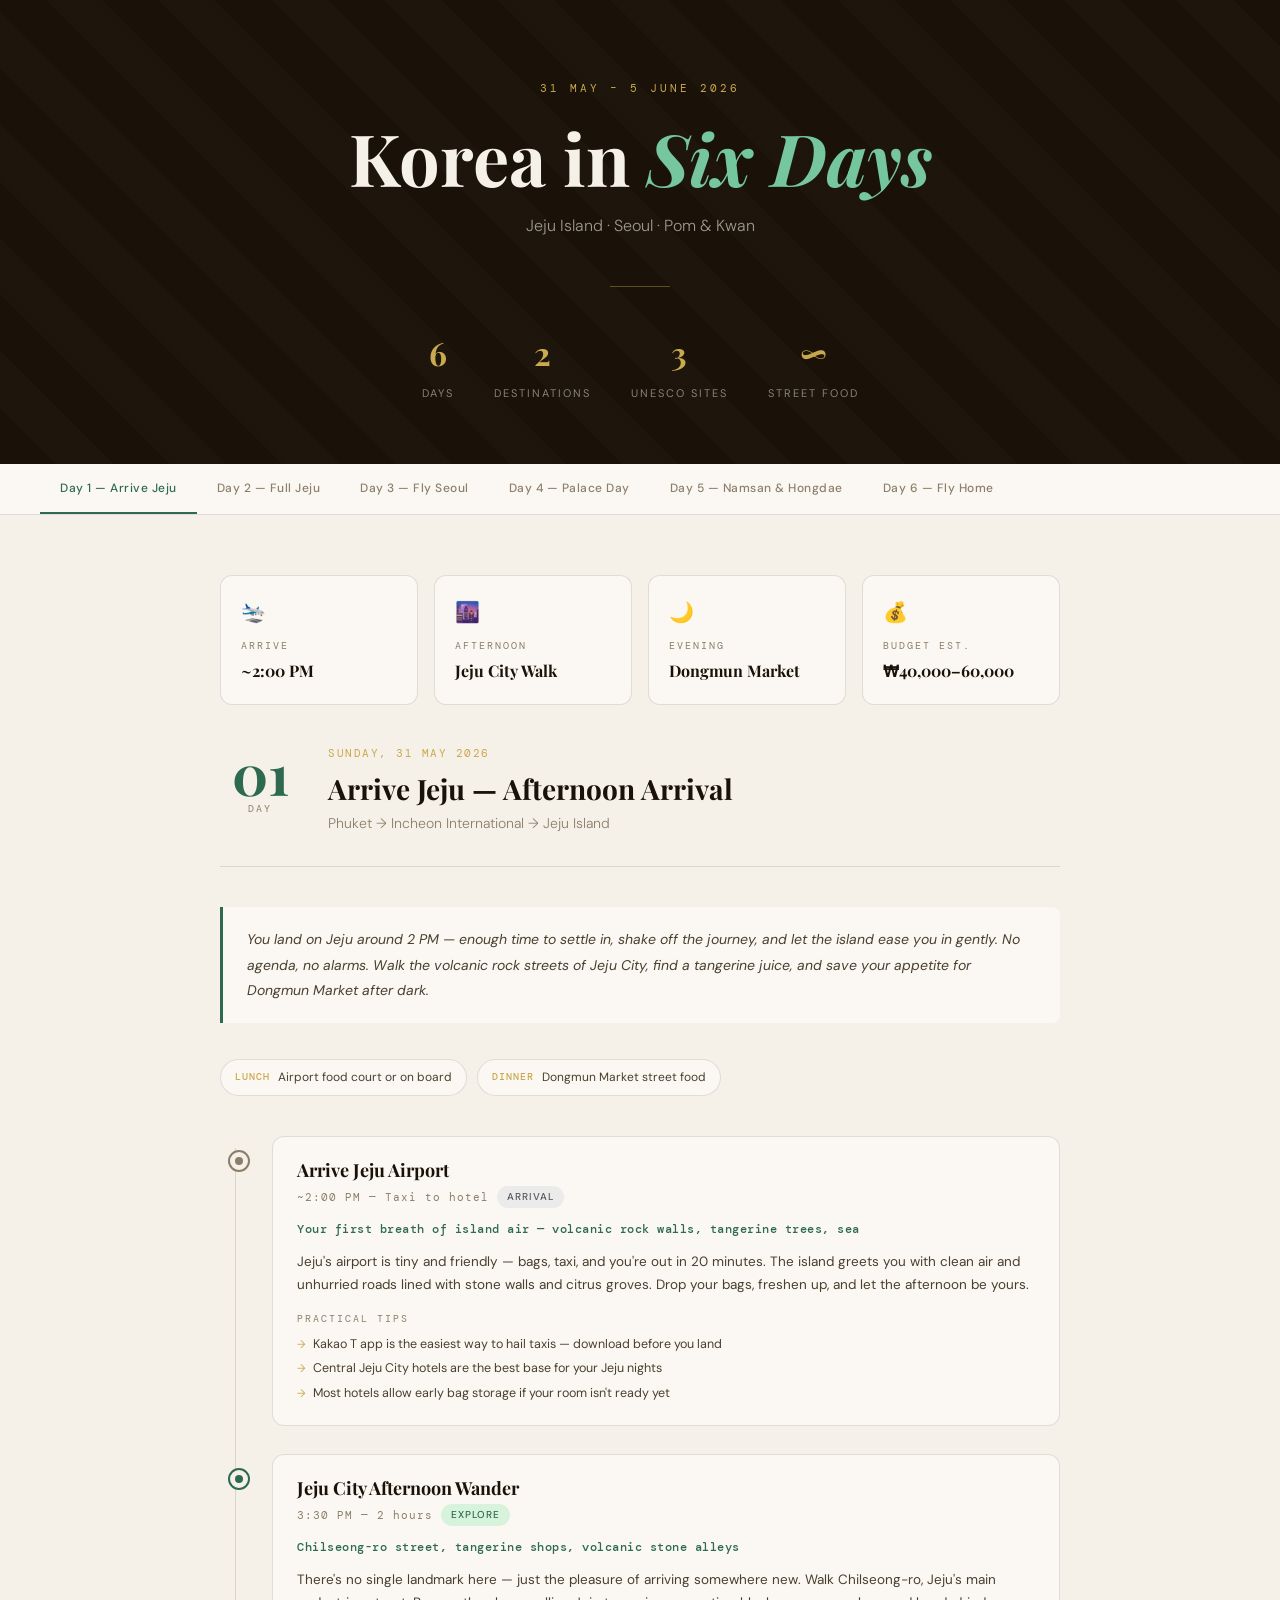
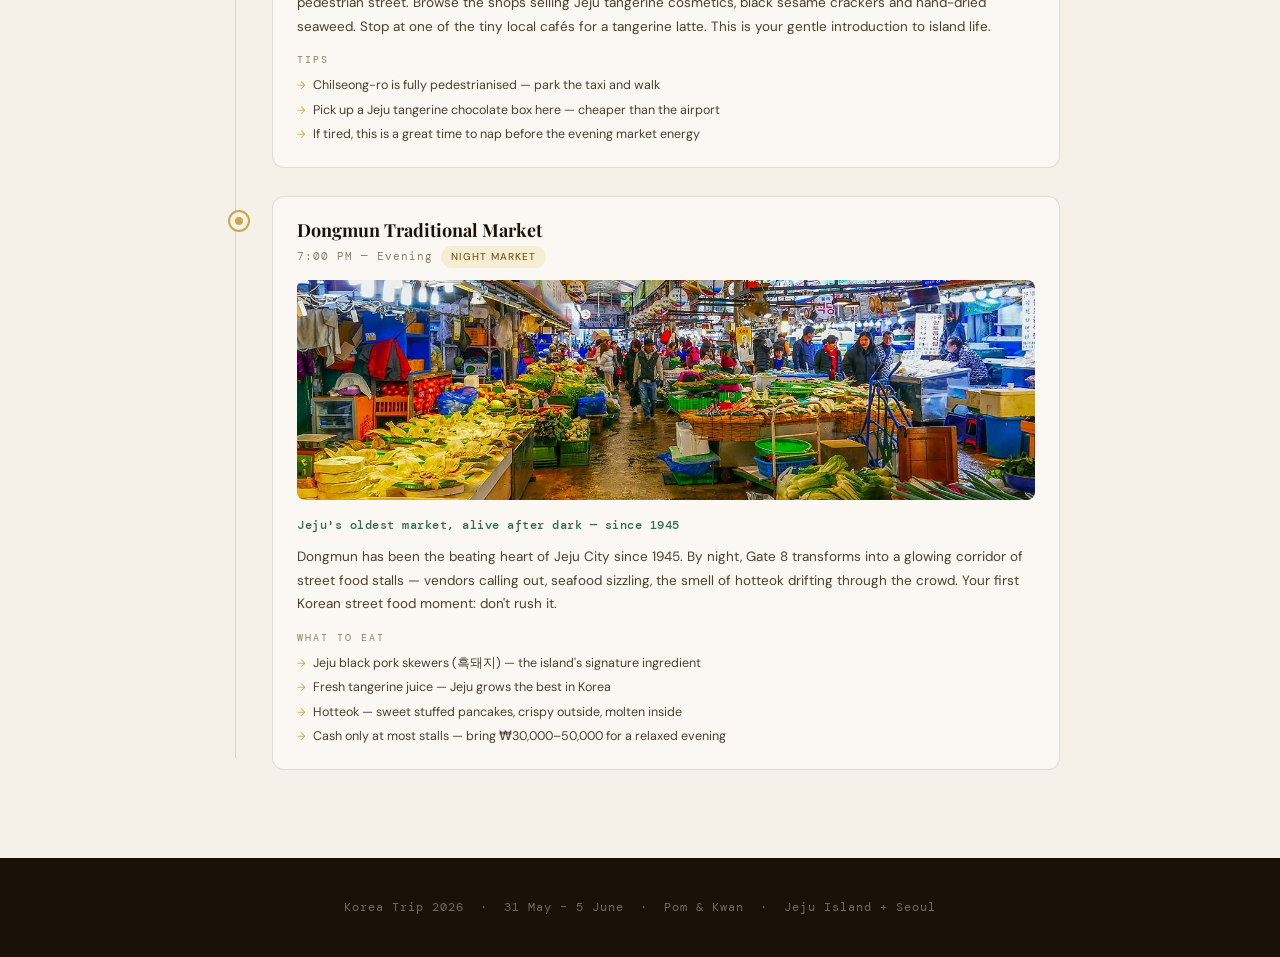
<file: images/korea-trip-26/korea-itinerary.html>
<!DOCTYPE html>
<html lang="en">
<head>
<meta charset="UTF-8">
<meta name="viewport" content="width=device-width, initial-scale=1.0">
<title>Korea Trip 2026 — Pom & Kwan</title>
<link rel="preconnect" href="https://fonts.googleapis.com">
<link rel="preconnect" href="https://fonts.gstatic.com" crossorigin>
<link href="https://fonts.googleapis.com/css2?family=Playfair+Display:ital,wght@0,400;0,700;1,400&family=DM+Sans:wght@300;400;500&family=DM+Mono:wght@400&display=swap" rel="stylesheet">
<style>
:root {
  --cream: #F5F0E8;
  --paper: #FBF8F3;
  --ink: #1A1208;
  --ink-soft: #4A3F2F;
  --ink-muted: #8C7E6A;
  --jeju-green: #2D6A4F;
  --jeju-green-light: #74C69D;
  --jeju-green-pale: #D8F3DC;
  --seoul-red: #B5322A;
  --seoul-red-light: #E07B74;
  --seoul-red-pale: #F9E0DE;
  --gold: #C9A84C;
  --gold-pale: #F5EDD4;
  --border: rgba(26,18,8,0.12);
  --shadow: 0 2px 20px rgba(26,18,8,0.08);
}

* { box-sizing: border-box; margin: 0; padding: 0; }

body {
  font-family: 'DM Sans', sans-serif;
  background: var(--cream);
  color: var(--ink);
  line-height: 1.6;
  min-height: 100vh;
}

/* ── HERO ── */
.hero {
  background: var(--ink);
  color: var(--cream);
  padding: 80px 40px 60px;
  text-align: center;
  position: relative;
  overflow: hidden;
}
.hero::before {
  content: '';
  position: absolute;
  inset: 0;
  background: repeating-linear-gradient(
    45deg,
    transparent,
    transparent 40px,
    rgba(255,255,255,0.015) 40px,
    rgba(255,255,255,0.015) 80px
  );
}
.hero-eyebrow {
  font-family: 'DM Mono', monospace;
  font-size: 11px;
  letter-spacing: 3px;
  text-transform: uppercase;
  color: var(--gold);
  margin-bottom: 20px;
}
.hero-title {
  font-family: 'Playfair Display', serif;
  font-size: clamp(40px, 7vw, 72px);
  font-weight: 700;
  line-height: 1.1;
  margin-bottom: 16px;
}
.hero-title em {
  font-style: italic;
  color: var(--jeju-green-light);
}
.hero-sub {
  font-size: 16px;
  color: rgba(245,240,232,0.6);
  font-weight: 300;
  margin-bottom: 48px;
}
.hero-stats {
  display: flex;
  justify-content: center;
  gap: 40px;
  flex-wrap: wrap;
}
.hero-stat {
  text-align: center;
}
.hero-stat-num {
  font-family: 'Playfair Display', serif;
  font-size: 32px;
  font-weight: 700;
  color: var(--gold);
  display: block;
}
.hero-stat-label {
  font-size: 11px;
  letter-spacing: 2px;
  text-transform: uppercase;
  color: rgba(245,240,232,0.5);
}
.divider-line {
  width: 60px;
  height: 1px;
  background: var(--gold);
  margin: 0 auto 40px;
  opacity: 0.4;
}

/* ── NAV ── */
.nav-wrap {
  position: sticky;
  top: 0;
  z-index: 100;
  background: var(--paper);
  border-bottom: 1px solid var(--border);
  padding: 0 40px;
  display: flex;
  gap: 0;
  overflow-x: auto;
  scrollbar-width: none;
}
.nav-wrap::-webkit-scrollbar { display: none; }
.nav-tab {
  flex: 0 0 auto;
  padding: 16px 20px;
  font-size: 12px;
  font-weight: 500;
  letter-spacing: 0.5px;
  color: var(--ink-muted);
  cursor: pointer;
  border-bottom: 2px solid transparent;
  transition: all 0.2s;
  white-space: nowrap;
  background: none;
  border-left: none;
  border-right: none;
  border-top: none;
  font-family: 'DM Sans', sans-serif;
}
.nav-tab:hover { color: var(--ink); }
.nav-tab.active {
  color: var(--jeju-green);
  border-bottom-color: var(--jeju-green);
  font-weight: 500;
}
.nav-tab.seoul.active {
  color: var(--seoul-red);
  border-bottom-color: var(--seoul-red);
}

/* ── MAIN LAYOUT ── */
.main {
  max-width: 920px;
  margin: 0 auto;
  padding: 60px 40px;
}

/* ── DAY PANEL ── */
.day-panel { display: none; }
.day-panel.active { display: block; animation: fadeIn 0.3s ease; }
@keyframes fadeIn { from { opacity: 0; transform: translateY(8px); } to { opacity: 1; transform: translateY(0); } }

.day-header {
  display: grid;
  grid-template-columns: auto 1fr;
  gap: 28px;
  align-items: start;
  margin-bottom: 40px;
  padding-bottom: 32px;
  border-bottom: 1px solid var(--border);
}
.day-num-block {
  width: 80px;
  text-align: center;
}
.day-num {
  font-family: 'Playfair Display', serif;
  font-size: 56px;
  font-weight: 700;
  line-height: 1;
  color: var(--jeju-green);
  display: block;
}
.day-num.seoul-day { color: var(--seoul-red); }
.day-num-label {
  font-family: 'DM Mono', monospace;
  font-size: 10px;
  letter-spacing: 2px;
  text-transform: uppercase;
  color: var(--ink-muted);
}
.day-title {
  font-family: 'Playfair Display', serif;
  font-size: 28px;
  font-weight: 700;
  line-height: 1.2;
  margin-bottom: 6px;
}
.day-date {
  font-family: 'DM Mono', monospace;
  font-size: 11px;
  letter-spacing: 1.5px;
  text-transform: uppercase;
  color: var(--gold);
  margin-bottom: 10px;
}
.day-subtitle {
  font-size: 14px;
  color: var(--ink-muted);
  font-weight: 300;
}

.day-story {
  background: var(--paper);
  border-left: 3px solid var(--jeju-green);
  padding: 20px 24px;
  border-radius: 0 8px 8px 0;
  font-size: 14px;
  line-height: 1.8;
  color: var(--ink-soft);
  margin-bottom: 36px;
  font-style: italic;
}
.day-story.seoul-story { border-left-color: var(--seoul-red); }

/* ── MEALS ROW ── */
.meals-row {
  display: flex;
  gap: 10px;
  flex-wrap: wrap;
  margin-bottom: 40px;
}
.meal-pill {
  display: flex;
  align-items: center;
  gap: 8px;
  padding: 8px 14px;
  background: var(--paper);
  border: 1px solid var(--border);
  border-radius: 40px;
  font-size: 12px;
}
.meal-label {
  font-weight: 500;
  font-family: 'DM Mono', monospace;
  font-size: 10px;
  letter-spacing: 1px;
  text-transform: uppercase;
  color: var(--gold);
}
.meal-val { color: var(--ink-soft); }

/* ── TIMELINE ── */
.timeline {
  position: relative;
  padding-left: 52px;
}
.timeline::before {
  content: '';
  position: absolute;
  left: 15px;
  top: 12px;
  bottom: 12px;
  width: 1px;
  background: var(--border);
}

.stop {
  position: relative;
  margin-bottom: 28px;
}
.stop-marker {
  position: absolute;
  left: -44px;
  top: 14px;
  width: 22px;
  height: 22px;
  border-radius: 50%;
  background: var(--cream);
  border: 2px solid var(--jeju-green);
  display: flex;
  align-items: center;
  justify-content: center;
}
.stop-marker.food { border-color: var(--gold); }
.stop-marker.transport { border-color: var(--ink-muted); }
.stop-marker.seoul-stop { border-color: var(--seoul-red); }
.stop-marker-dot {
  width: 8px;
  height: 8px;
  border-radius: 50%;
  background: var(--jeju-green);
}
.stop-marker.food .stop-marker-dot { background: var(--gold); }
.stop-marker.transport .stop-marker-dot { background: var(--ink-muted); }
.stop-marker.seoul-stop .stop-marker-dot { background: var(--seoul-red); }

.stop-card {
  background: var(--paper);
  border: 1px solid var(--border);
  border-radius: 12px;
  padding: 22px 24px;
  transition: box-shadow 0.2s;
}
.stop-card:hover { box-shadow: var(--shadow); }

.stop-photo {
  width: 100%;
  height: 220px;
  object-fit: cover;
  border-radius: 8px;
  margin-bottom: 16px;
  display: block;
}


.stop-head {
  display: flex;
  align-items: flex-start;
  justify-content: space-between;
  gap: 12px;
  margin-bottom: 12px;
  flex-wrap: wrap;
}
.stop-name {
  font-family: 'Playfair Display', serif;
  font-size: 18px;
  font-weight: 700;
  color: var(--ink);
  line-height: 1.3;
}
.stop-meta {
  display: flex;
  gap: 8px;
  align-items: center;
  flex-wrap: wrap;
  margin-top: 4px;
}
.stop-time {
  font-family: 'DM Mono', monospace;
  font-size: 11px;
  letter-spacing: 1px;
  color: var(--ink-muted);
}
.stop-tag {
  font-size: 10px;
  font-weight: 500;
  letter-spacing: 1px;
  text-transform: uppercase;
  padding: 3px 10px;
  border-radius: 20px;
}
.tag-nature { background: var(--jeju-green-pale); color: var(--jeju-green); }
.tag-culture { background: #E8E0F5; color: #4A2D8A; }
.tag-food { background: var(--gold-pale); color: #7A5A1A; }
.tag-transport { background: #EBEBEB; color: #555; }
.tag-hike { background: var(--jeju-green-pale); color: var(--jeju-green); }
.tag-heritage { background: var(--seoul-red-pale); color: var(--seoul-red); }

.stop-highlight {
  font-size: 12px;
  font-weight: 500;
  color: var(--jeju-green);
  margin-bottom: 10px;
  font-family: 'DM Mono', monospace;
  letter-spacing: 0.5px;
}
.stop-highlight.seoul-hl { color: var(--seoul-red); }

.stop-story {
  font-size: 13.5px;
  line-height: 1.75;
  color: var(--ink-soft);
  margin-bottom: 14px;
}

.tips-title {
  font-family: 'DM Mono', monospace;
  font-size: 10px;
  letter-spacing: 2px;
  text-transform: uppercase;
  color: var(--ink-muted);
  margin-bottom: 8px;
}
.tips-list {
  display: flex;
  flex-direction: column;
  gap: 5px;
}
.tip {
  font-size: 12.5px;
  color: var(--ink-soft);
  padding-left: 16px;
  position: relative;
  line-height: 1.55;
}
.tip::before {
  content: '→';
  position: absolute;
  left: 0;
  color: var(--gold);
  font-size: 11px;
  top: 1px;
}

/* ── SECTION DIVIDER ── */
.section-divider {
  display: flex;
  align-items: center;
  gap: 16px;
  margin: 60px 0 40px;
}
.section-divider-line { flex: 1; height: 1px; background: var(--border); }
.section-divider-label {
  font-family: 'DM Mono', monospace;
  font-size: 10px;
  letter-spacing: 3px;
  text-transform: uppercase;
  color: var(--ink-muted);
}

/* ── TRIP OVERVIEW CARD ── */
.overview-grid {
  display: grid;
  grid-template-columns: repeat(auto-fit, minmax(180px, 1fr));
  gap: 16px;
  margin-bottom: 40px;
}
.overview-card {
  background: var(--paper);
  border: 1px solid var(--border);
  border-radius: 12px;
  padding: 20px;
}
.overview-icon { font-size: 20px; margin-bottom: 10px; }
.overview-label {
  font-family: 'DM Mono', monospace;
  font-size: 10px;
  letter-spacing: 2px;
  text-transform: uppercase;
  color: var(--ink-muted);
  margin-bottom: 4px;
}
.overview-val {
  font-family: 'Playfair Display', serif;
  font-size: 16px;
  font-weight: 700;
  color: var(--ink);
}

/* ── FOOTER ── */
.footer {
  background: var(--ink);
  color: var(--cream);
  text-align: center;
  padding: 40px;
  font-size: 12px;
  color: rgba(245,240,232,0.4);
  font-family: 'DM Mono', monospace;
  letter-spacing: 1px;
}

/* ── RESPONSIVE ── */
@media (max-width: 600px) {
  /* Hero */
  .hero { padding: 48px 20px 36px; }
  .hero-eyebrow { font-size: 10px; letter-spacing: 2px; }
  .hero-title { font-size: 36px; }
  .hero-sub { font-size: 14px; margin-bottom: 32px; }
  .hero-stats { gap: 20px; }
  .hero-stat-num { font-size: 26px; }
  .hero-stat-label { font-size: 10px; }

  /* Nav */
  .nav-wrap { padding: 0 16px; }
  .nav-tab { padding: 14px 14px; font-size: 11px; }

  /* Main */
  .main { padding: 28px 16px; }

  /* Overview grid — 2 columns on mobile */
  .overview-grid { grid-template-columns: 1fr 1fr; gap: 10px; margin-bottom: 28px; }
  .overview-card { padding: 14px 12px; }
  .overview-icon { font-size: 16px; margin-bottom: 6px; }
  .overview-val { font-size: 14px; }

  /* Day header */
  .day-header { grid-template-columns: 1fr; gap: 6px; margin-bottom: 24px; padding-bottom: 20px; }
  .day-num-block { display: flex; align-items: center; gap: 12px; width: auto; }
  .day-num { font-size: 36px; }
  .day-title { font-size: 22px; }

  /* Story */
  .day-story { padding: 14px 16px; font-size: 13px; margin-bottom: 24px; }

  /* Meals */
  .meals-row { gap: 8px; margin-bottom: 28px; }
  .meal-pill { padding: 7px 12px; font-size: 11px; }

  /* Timeline */
  .timeline { padding-left: 36px; }
  .timeline::before { left: 12px; }
  .stop-marker { left: -28px; width: 20px; height: 20px; }
  .stop-marker-dot { width: 7px; height: 7px; }
  .stop { margin-bottom: 20px; }

  /* Stop cards */
  .stop-card { padding: 16px 14px; border-radius: 10px; }
  .stop-head { flex-direction: column; gap: 6px; }
  .stop-name { font-size: 16px; }
  .stop-meta { gap: 6px; }
  .stop-time { font-size: 10px; }
  .stop-tag { font-size: 9px; padding: 2px 8px; }
  .stop-highlight { font-size: 11px; }
  .stop-story { font-size: 13px; }
  .tip { font-size: 12px; }

  /* Photo */
  .stop-photo { height: 170px; border-radius: 6px; margin-bottom: 12px; }

  /* Section divider */
  .section-divider { margin: 36px 0 24px; }
}

@media (max-width: 380px) {
  .overview-grid { grid-template-columns: 1fr; }
  .hero-title { font-size: 30px; }
  .stop-photo { height: 140px; }
}
</style>
</head>
<body>

<!-- HERO -->
<header class="hero">
  <div class="hero-eyebrow">31 May – 5 June 2026</div>
  <h1 class="hero-title">Korea in <em>Six Days</em></h1>
  <p class="hero-sub">Jeju Island · Seoul · Pom & Kwan</p>
  <div class="divider-line"></div>
  <div class="hero-stats">
    <div class="hero-stat">
      <span class="hero-stat-num">6</span>
      <span class="hero-stat-label">Days</span>
    </div>
    <div class="hero-stat">
      <span class="hero-stat-num">2</span>
      <span class="hero-stat-label">Destinations</span>
    </div>
    <div class="hero-stat">
      <span class="hero-stat-num">3</span>
      <span class="hero-stat-label">UNESCO Sites</span>
    </div>
    <div class="hero-stat">
      <span class="hero-stat-num">∞</span>
      <span class="hero-stat-label">Street Food</span>
    </div>
  </div>
</header>

<!-- NAV -->
<nav class="nav-wrap" id="mainNav">
  <button class="nav-tab active" data-day="1" onclick="switchDay(1, false)">Day 1 — Arrive Jeju</button>
  <button class="nav-tab" data-day="2" onclick="switchDay(2, false)">Day 2 — Full Jeju</button>
  <button class="nav-tab" data-day="3" onclick="switchDay(3, false)">Day 3 — Fly Seoul</button>
  <button class="nav-tab" data-day="4" onclick="switchDay(4, true)">Day 4 — Palace Day</button>
  <button class="nav-tab" data-day="5" onclick="switchDay(5, true)">Day 5 — Namsan & Hongdae</button>
  <button class="nav-tab" data-day="6" onclick="switchDay(6, true)">Day 6 — Fly Home</button>
</nav>

<!-- MAIN CONTENT -->
<main class="main">

  <!-- DAY 1 -->
  <div class="day-panel active" id="day-1">
    <div class="overview-grid">
      <div class="overview-card"><div class="overview-icon">🛬</div><div class="overview-label">Arrive</div><div class="overview-val">~2:00 PM</div></div>
      <div class="overview-card"><div class="overview-icon">🌆</div><div class="overview-label">Afternoon</div><div class="overview-val">Jeju City Walk</div></div>
      <div class="overview-card"><div class="overview-icon">🌙</div><div class="overview-label">Evening</div><div class="overview-val">Dongmun Market</div></div>
      <div class="overview-card"><div class="overview-icon">💰</div><div class="overview-label">Budget Est.</div><div class="overview-val">₩40,000–60,000</div></div>
    </div>
    <div class="day-header">
      <div class="day-num-block">
        <span class="day-num">01</span>
        <div class="day-num-label">Day</div>
      </div>
      <div>
        <div class="day-date">Sunday, 31 May 2026</div>
        <h2 class="day-title">Arrive Jeju — Afternoon Arrival</h2>
        <p class="day-subtitle">Phuket → Incheon International → Jeju Island</p>
      </div>
    </div>
    <div class="day-story">
      You land on Jeju around 2 PM — enough time to settle in, shake off the journey, and let the island ease you in gently. No agenda, no alarms. Walk the volcanic rock streets of Jeju City, find a tangerine juice, and save your appetite for Dongmun Market after dark.
    </div>
    <div class="meals-row">
      <div class="meal-pill"><span class="meal-label">Lunch</span><span class="meal-val">Airport food court or on board</span></div>
      <div class="meal-pill"><span class="meal-label">Dinner</span><span class="meal-val">Dongmun Market street food</span></div>
    </div>
    <div class="timeline">
      <div class="stop">
        <div class="stop-marker transport"><div class="stop-marker-dot"></div></div>
        <div class="stop-card">
          <div class="stop-head"><div>
            <div class="stop-name">Arrive Jeju Airport</div>
            <div class="stop-meta"><span class="stop-time">~2:00 PM — Taxi to hotel</span><span class="stop-tag tag-transport">Arrival</span></div>
          </div></div>
          <div class="stop-highlight">Your first breath of island air — volcanic rock walls, tangerine trees, sea</div>
          <p class="stop-story">Jeju's airport is tiny and friendly — bags, taxi, and you're out in 20 minutes. The island greets you with clean air and unhurried roads lined with stone walls and citrus groves. Drop your bags, freshen up, and let the afternoon be yours.</p>
          <div class="tips-title">Practical tips</div>
          <div class="tips-list">
            <div class="tip">Kakao T app is the easiest way to hail taxis — download before you land</div>
            <div class="tip">Central Jeju City hotels are the best base for your Jeju nights</div>
            <div class="tip">Most hotels allow early bag storage if your room isn't ready yet</div>
          </div>
        </div>
      </div>
      <div class="stop">
        <div class="stop-marker "><div class="stop-marker-dot"></div></div>
        <div class="stop-card">
          <div class="stop-head"><div>
            <div class="stop-name">Jeju City Afternoon Wander</div>
            <div class="stop-meta"><span class="stop-time">3:30 PM — 2 hours</span><span class="stop-tag tag-nature">Explore</span></div>
          </div></div>
          <div class="stop-highlight">Chilseong-ro street, tangerine shops, volcanic stone alleys</div>
          <p class="stop-story">There's no single landmark here — just the pleasure of arriving somewhere new. Walk Chilseong-ro, Jeju's main pedestrian street. Browse the shops selling Jeju tangerine cosmetics, black sesame crackers and hand-dried seaweed. Stop at one of the tiny local cafés for a tangerine latte. This is your gentle introduction to island life.</p>
          <div class="tips-title">Tips</div>
          <div class="tips-list">
            <div class="tip">Chilseong-ro is fully pedestrianised — park the taxi and walk</div>
            <div class="tip">Pick up a Jeju tangerine chocolate box here — cheaper than the airport</div>
            <div class="tip">If tired, this is a great time to nap before the evening market energy</div>
          </div>
        </div>
      </div>
      <div class="stop">
        <div class="stop-marker food"><div class="stop-marker-dot"></div></div>
        <div class="stop-card">
          <div class="stop-head"><div>
            <div class="stop-name">Dongmun Traditional Market</div>
            <div class="stop-meta"><span class="stop-time">7:00 PM — Evening</span><span class="stop-tag tag-food">Night Market</span></div>
          </div></div>
          <img class="stop-photo" src="dongmun-traditional-market.jpg" alt="Dongmun Traditional Market">
          <div class="stop-highlight">Jeju's oldest market, alive after dark — since 1945</div>
          <p class="stop-story">Dongmun has been the beating heart of Jeju City since 1945. By night, Gate 8 transforms into a glowing corridor of street food stalls — vendors calling out, seafood sizzling, the smell of hotteok drifting through the crowd. Your first Korean street food moment: don't rush it.</p>
          <div class="tips-title">What to eat</div>
          <div class="tips-list">
            <div class="tip">Jeju black pork skewers (흑돼지) — the island's signature ingredient</div>
            <div class="tip">Fresh tangerine juice — Jeju grows the best in Korea</div>
            <div class="tip">Hotteok — sweet stuffed pancakes, crispy outside, molten inside</div>
            <div class="tip">Cash only at most stalls — bring ₩30,000–50,000 for a relaxed evening</div>
          </div>
        </div>
      </div>
    </div>
  </div>

  <!-- DAY 2 -->
  <div class="day-panel" id="day-2">
    <div class="overview-grid">
      <div class="overview-card"><div class="overview-icon">⏰</div><div class="overview-label">Wake Up</div><div class="overview-val">4:30 AM</div></div>
      <div class="overview-card"><div class="overview-icon">🌅</div><div class="overview-label">Morning</div><div class="overview-val">Sunrise Peak</div></div>
      <div class="overview-card"><div class="overview-icon">🕳️</div><div class="overview-label">Midday</div><div class="overview-val">Lava Tube Cave</div></div>
      <div class="overview-card"><div class="overview-icon">🌊</div><div class="overview-label">Afternoon</div><div class="overview-val">Bijarim → Aewol</div></div>
    </div>
    <div class="day-header">
      <div class="day-num-block">
        <span class="day-num">02</span>
        <div class="day-num-label">Day</div>
      </div>
      <div>
        <div class="day-date">Monday, 1 June 2026</div>
        <h2 class="day-title">Full Jeju Day — Sunrise, Cave, Forest & Coast</h2>
        <p class="day-subtitle">Pack everything in: your one full day on the island</p>
      </div>
    </div>
    <div class="day-story">
      This is the day that earns Jeju its reputation. You'll wake in darkness, hike to the rim of a 100,000-year-old volcanic crater to watch the sun rise over the sea, descend into a lava tunnel carved by ancient rivers of fire, walk through a forest of 800-year-old trees, then follow the coastline to café-lined cliffs above the Pacific. It's a lot — and every moment is worth it.
    </div>
    <div class="meals-row">
      <div class="meal-pill"><span class="meal-label">Breakfast</span><span class="meal-val">Convenience store onigiri + coffee (before 5 AM departure)</span></div>
      <div class="meal-pill"><span class="meal-label">Lunch</span><span class="meal-val">Restaurant near Manjanggul — haemul jjigae (seafood stew)</span></div>
      <div class="meal-pill"><span class="meal-label">Dinner</span><span class="meal-val">Dongmun fire show night — grilled lobster & crab tteokbokki</span></div>
    </div>
    <div class="timeline">
      <div class="stop">
        <div class="stop-marker transport"><div class="stop-marker-dot"></div></div>
        <div class="stop-card">
          <div class="stop-head"><div>
            <div class="stop-name">Pre-dawn Departure to Seongsan</div>
            <div class="stop-meta"><span class="stop-time">5:00 AM — Taxi ~40 min</span><span class="stop-tag tag-transport">Early Start</span></div>
          </div></div>
          <div class="stop-highlight">Beat the crowds to Jeju's most photographed sunrise spot</div>
          <p class="stop-story">The drive east in pre-dawn darkness is atmospheric — coastal road, the sea invisible but present. Book your taxi the night before via Kakao T. Grab a convenience store onigiri and coffee before you leave — you'll be walking on an empty stomach otherwise.</p>
          <div class="tips-title">Tips</div>
          <div class="tips-list">
            <div class="tip">Book Kakao T taxi the night before, stating 5 AM pickup</div>
            <div class="tip">Wear layers — pre-dawn at the coast is cool even in June</div>
            <div class="tip">Convenience store across from Dongmun Market opens 24 hours</div>
          </div>
        </div>
      </div>
      <div class="stop">
        <div class="stop-marker "><div class="stop-marker-dot"></div></div>
        <div class="stop-card">
          <div class="stop-head"><div>
            <div class="stop-name">Seongsan Ilchulbong — Sunrise Peak</div>
            <div class="stop-meta"><span class="stop-time">5:30 AM — 2 hours</span><span class="stop-tag tag-hike">UNESCO Hike</span></div>
          </div></div>
          <img class="stop-photo" src="Seongsan-Ilchulbong-Peak.jpg" alt="Seongsan Ilchulbong — Sunrise Peak">
          <div class="stop-highlight">Sunrise over a 100,000-year-old volcanic crater — ₩5,000 entry</div>
          <p class="stop-story">Seongsan Ilchulbong erupted from the sea 100,000 years ago and stands 182 metres tall, its vast crater still intact. The climb is only 20–25 minutes but steep. At the top, the crater stretches impossibly green below you, and beyond it the East China Sea lights up as the sun breaks the horizon. June sunrise is around 5:20 AM — be at the gate early.</p>
          <div class="tips-title">Tips</div>
          <div class="tips-list">
            <div class="tip">Gates open 5:00 AM — arrive right at opening for the best light</div>
            <div class="tip">Wear sport shoes — the steps are uneven and can be slippery with morning dew</div>
            <div class="tip">Entry: ₩5,000 per person</div>
            <div class="tip">The view looking back toward the coast is as stunning as the crater view</div>
          </div>
        </div>
      </div>
      <div class="stop">
        <div class="stop-marker "><div class="stop-marker-dot"></div></div>
        <div class="stop-card">
          <div class="stop-head"><div>
            <div class="stop-name">Udo Island — Optional Morning Detour</div>
            <div class="stop-meta"><span class="stop-time">8:30 AM — 2 hours</span><span class="stop-tag tag-nature">Island</span></div>
          </div></div>
          <img class="stop-photo" src="udo-island.jpeg" alt="Udo Island — Optional Morning Detour">
          <div class="stop-highlight">Tiny island off Seongsan: white coral beach & peanut ice cream</div>
          <p class="stop-story">Just 15 minutes by ferry from Seongsan port, Udo is a quiet island famous for its snow-white Hongjo Beach and haenyeo diving women culture. A quick loop by electric bike is magical after the sunrise hike — but skip it today if you want to keep energy for Bijarim and Aewol later.</p>
          <div class="tips-title">Tips</div>
          <div class="tips-list">
            <div class="tip">Ferry from ~8 AM — ₩6,500 round trip, last return ferry 6 PM</div>
            <div class="tip">Consider skipping today to keep energy for the afternoon Bijarim → Aewol combo</div>
            <div class="tip">If you go: peanut soft-serve ice cream on the island is mandatory</div>
          </div>
        </div>
      </div>
      <div class="stop">
        <div class="stop-marker "><div class="stop-marker-dot"></div></div>
        <div class="stop-card">
          <div class="stop-head"><div>
            <div class="stop-name">Manjanggul Lava Tube</div>
            <div class="stop-meta"><span class="stop-time">11:00 AM — 1.5 hours</span><span class="stop-tag tag-hike">UNESCO Cave</span></div>
          </div></div>
          <img class="stop-photo" src="Manjanggul-Lava-Tube.jpg" alt="Manjanggul Lava Tube">
          <div class="stop-highlight">One of the world's longest lava tubes — cool 18°C underground</div>
          <p class="stop-story">Ancient lava rivers carved this tunnel through the earth as the outer layers cooled and hardened. Today you walk 1 km through that tunnel — cathedral-high ceilings, frozen lava shelves, and at the far end the world's largest lava column at 7.6 metres tall. The temperature drops 10°C the moment you enter. After the morning heat, it feels like stepping into another dimension.</p>
          <div class="tips-title">Tips</div>
          <div class="tips-list">
            <div class="tip">Entry ₩4,000 per person</div>
            <div class="tip">Bring a light jacket — 18°C feels cold after sweating on the sunrise hike</div>
            <div class="tip">Wear closed shoes — the floor is raw volcanic rock, uneven and sometimes wet</div>
          </div>
        </div>
      </div>
      <div class="stop">
        <div class="stop-marker "><div class="stop-marker-dot"></div></div>
        <div class="stop-card">
          <div class="stop-head"><div>
            <div class="stop-name">Bijarim Healing Forest</div>
            <div class="stop-meta"><span class="stop-time">2:30 PM — 1.5 hours</span><span class="stop-tag tag-nature">Ancient Forest</span></div>
          </div></div>
          <img class="stop-photo" src="Bijarim-Healing-Forest.jpg" alt="Bijarim Healing Forest">
          <div class="stop-highlight">800-year-old nutmeg trees — Korea's only bija forest, sacred and silent</div>
          <p class="stop-story">Bijarim is the only nutmeg forest in Korea. The trees — some over 800 years old and 25 metres tall — grow with an eerie symmetry, their roots knuckled into dark volcanic soil. Visitors walk in near-silence here. The short 30-minute loop captures all the magic. After the underground drama of Manjanggul, the forest feels like the island breathing.</p>
          <div class="tips-title">Tips</div>
          <div class="tips-list">
            <div class="tip">Entry: ₩1,500, opens 7 AM</div>
            <div class="tip">Take the 30-minute course — shorter trail hits the most beautiful section</div>
            <div class="tip">Put your phone away and actually look at the trees</div>
          </div>
        </div>
      </div>
      <div class="stop">
        <div class="stop-marker "><div class="stop-marker-dot"></div></div>
        <div class="stop-card">
          <div class="stop-head"><div>
            <div class="stop-name">Aewol Handam Coastal Walk</div>
            <div class="stop-meta"><span class="stop-time">4:30 PM — 2.5 hours</span><span class="stop-tag tag-nature">Coastal Trail</span></div>
          </div></div>
          <img class="stop-photo" src="Aewol-Handam-Coastal-Walk.bmp" alt="Aewol Handam Coastal Walk">
          <div class="stop-highlight">Volcanic coastline, old windmills, and Jeju's most beloved café strip</div>
          <p class="stop-story">The Aewol coastal trail runs along raw black volcanic rock at the edge of the sea, past old windmills that have turned here for generations. As you reach the Aewol café district, the trail opens into a curved street of independent coffee shops — each one perched above the water. The 4:30–7:00 PM window catches the golden hour light over the ocean. Sit down. Watch the waves. Stay longer than you planned.</p>
          <div class="tips-title">Tips</div>
          <div class="tips-list">
            <div class="tip">4:30–7:00 PM is the golden hour window — perfect timing today</div>
            <div class="tip">Allow 2.5 hours for a full walk and a long café stop</div>
            <div class="tip">Café Monsant and Caffe Bora are both on this strip — worth the stop</div>
            <div class="tip">Wear comfortable shoes — volcanic rock path has uneven sections</div>
          </div>
        </div>
      </div>
      <div class="stop">
        <div class="stop-marker food"><div class="stop-marker-dot"></div></div>
        <div class="stop-card">
          <div class="stop-head"><div>
            <div class="stop-name">Dongmun Market — Fire Show Night</div>
            <div class="stop-meta"><span class="stop-time">7:30 PM — Evening</span><span class="stop-tag tag-food">Night Market</span></div>
          </div></div>
          <div class="stop-highlight">Second visit — grilled lobster & the famous tteokbokki fire show</div>
          <p class="stop-story">Tonight you know exactly what you're doing. Head straight for the fire show stall where the vendor performs a theatrical cooking display with crab tteokbokki and grilled lobster. The crowd gathers, the flames go up, and the food is genuinely excellent. Last full night in Jeju — make it count.</p>
          <div class="tips-title">What to order</div>
          <div class="tips-list">
            <div class="tip">Whole grilled lobster (랍스터) — theatrical and delicious</div>
            <div class="tip">Crab tteokbokki — the fire show is the main performance</div>
            <div class="tip">Best after 7:30 PM when all stalls are running at full energy</div>
          </div>
        </div>
      </div>
    </div>
  </div>

  <!-- DAY 3 -->
  <div class="day-panel" id="day-3">
    <div class="overview-grid">
      <div class="overview-card"><div class="overview-icon">🛫</div><div class="overview-label">Flight</div><div class="overview-val">12:00 PM Depart</div></div>
      <div class="overview-card"><div class="overview-icon">🏙️</div><div class="overview-label">Arrive</div><div class="overview-val">Seoul ~1:15 PM</div></div>
      <div class="overview-card"><div class="overview-icon">🎨</div><div class="overview-label">Afternoon</div><div class="overview-val">Insadong</div></div>
      <div class="overview-card"><div class="overview-icon">🥟</div><div class="overview-label">Dinner</div><div class="overview-val">Gwangjang Market</div></div>
    </div>
    <div class="day-header">
      <div class="day-num-block">
        <span class="day-num">03</span>
        <div class="day-num-label">Day</div>
      </div>
      <div>
        <div class="day-date">Tuesday, 2 June 2026</div>
        <h2 class="day-title">Jeju Morning → Fly Seoul + Gwangjang Market</h2>
        <p class="day-subtitle">A gentle farewell to the island, then the capital takes over</p>
      </div>
    </div>
    <div class="day-story seoul-story">
      Your last Jeju morning is slow and easy — a quick market browse, check out, and a 55-minute domestic hop that takes you from volcanic island silence to the buzzing, neon-lit density of Korea's 10-million-person capital. By afternoon you're already wandering Seoul's most beloved artisan street. By evening, you're deep in one of the city's most legendary food experiences.
    </div>
    <div class="meals-row">
      <div class="meal-pill"><span class="meal-label">Breakfast</span><span class="meal-val">Café near hotel or hotel breakfast</span></div>
      <div class="meal-pill"><span class="meal-label">Lunch</span><span class="meal-val">Gimpo Airport on arrival</span></div>
      <div class="meal-pill"><span class="meal-label">Dinner</span><span class="meal-val">Gwangjang Market — full food crawl</span></div>
    </div>
    <div class="timeline">
      <div class="stop">
        <div class="stop-marker food"><div class="stop-marker-dot"></div></div>
        <div class="stop-card">
          <div class="stop-head"><div>
            <div class="stop-name">Maeil Olle Market — Quick Morning Browse</div>
            <div class="stop-meta"><span class="stop-time">9:00 AM — 45 min</span><span class="stop-tag tag-food">Local Market</span></div>
          </div></div>
          <img class="stop-photo" src="Maeil-Olle-Market.webp" alt="Maeil Olle Market">
          <div class="stop-highlight">The market Jeju locals actually shop at — modest, honest, unhurried</div>
          <p class="stop-story">A short morning stop before you head to the airport. This is not a tourist market — it's where Jeju residents buy their fish and produce. Grab a shrimp pancake and a coffee, soak up the island one last time, then let it go.</p>
          <div class="tips-title">Tips</div>
          <div class="tips-list">
            <div class="tip">Shrimp pancake at entrance stalls — crispy, fresh, perfect last Jeju bite</div>
            <div class="tip">Cash only — bring ₩10,000–15,000 for a light browse</div>
            <div class="tip">Be back at hotel by 10:30 AM to check out and head to airport comfortably</div>
          </div>
        </div>
      </div>
      <div class="stop">
        <div class="stop-marker transport"><div class="stop-marker-dot"></div></div>
        <div class="stop-card">
          <div class="stop-head"><div>
            <div class="stop-name">Check Out & Fly to Seoul Gimpo</div>
            <div class="stop-meta"><span class="stop-time">12:00 PM — ~55 min flight</span><span class="stop-tag tag-transport">Departure</span></div>
          </div></div>
          <div class="stop-highlight">Short 1-hour hop from Jeju to Seoul — buy last souvenirs before boarding</div>
          <p class="stop-story">Jeju Airport is wonderfully small and calm. Domestic security takes 10 minutes. Buy one last bag of Jeju tangerine chocolate at the duty-free kiosks before you board — far cheaper here than anywhere in Seoul. Gimpo Airport lands you in central Seoul faster than Incheon.</p>
          <div class="tips-title">Tips</div>
          <div class="tips-list">
            <div class="tip">Gimpo (GMP) is closer to Seoul centre than Incheon — at your hotel by 2 PM</div>
            <div class="tip">Buy Jeju-specific souvenirs here: tangerine chocolate, black sesame crackers</div>
            <div class="tip">Kakao T works perfectly in Seoul from the moment you land</div>
          </div>
        </div>
      </div>
      <div class="stop">
        <div class="stop-marker transport seoul-stop"><div class="stop-marker-dot"></div></div>
        <div class="stop-card">
          <div class="stop-head"><div>
            <div class="stop-name">Check In — Seoul Hotel</div>
            <div class="stop-meta"><span class="stop-time">2:00 PM — Freshen Up</span><span class="stop-tag tag-transport">Check-in</span></div>
          </div></div>
          <div class="stop-highlight">Base yourself in Myeongdong or Insadong for the Seoul days</div>
          <p class="stop-story">For a couple, the sweet spot is Myeongdong (great for night market access) or Insadong (quieter, more cultural, walking distance to Day 4 sights). Check in, freshen up, and head straight out — Seoul is waiting.</p>
          <div class="tips-title">Tips</div>
          <div class="tips-list">
            <div class="tip">Myeongdong: best for Day 5 Myeongdong night market proximity</div>
            <div class="tip">Insadong: more atmospheric, 10 min walk to Bukchon and Gyeongbokgung</div>
            <div class="tip">Get a SIM or pocket WiFi at Gimpo if you haven't already</div>
          </div>
        </div>
      </div>
      <div class="stop">
        <div class="stop-marker seoul-stop"><div class="stop-marker-dot"></div></div>
        <div class="stop-card">
          <div class="stop-head"><div>
            <div class="stop-name">Insadong Culture Street</div>
            <div class="stop-meta"><span class="stop-time">3:30 PM — 2 hours</span><span class="stop-tag tag-culture">Arts District</span></div>
          </div></div>
          <img class="stop-photo" src="Insadong-Culture-Street.jpg" alt="Insadong Culture Street">
          <div class="stop-highlight">The street that refused to become a mall — galleries, tea houses, pottery</div>
          <p class="stop-story">While most of Seoul's traditional streets were bulldozed for glass towers, Insadong held on. It's a long pedestrian street lined with art galleries, traditional tea houses, celadon pottery shops and calligraphy stalls. Hidden inside Ssamziegil courtyard is a winding spiral walkway of independent studios. Your first real taste of cultural Seoul after the island.</p>
          <div class="tips-title">Tips</div>
          <div class="tips-list">
            <div class="tip">Ssamziegil courtyard: entrance at 44 Insadong-gil — don't miss the spiral walkway</div>
            <div class="tip">Best souvenir: handmade hanji notebooks or small celadon pieces</div>
            <div class="tip">Try egg bread (계란빵) from street carts — warm, eggy, comforting</div>
          </div>
        </div>
      </div>
      <div class="stop">
        <div class="stop-marker food"><div class="stop-marker-dot"></div></div>
        <div class="stop-card">
          <div class="stop-head"><div>
            <div class="stop-name">Gwangjang Market — Dinner</div>
            <div class="stop-meta"><span class="stop-time">6:00 PM — Evening</span><span class="stop-tag tag-food">Historic Market</span></div>
          </div></div>
          <img class="stop-photo" src="gwangjang_market_seoul_korea.jpg" alt="Gwangjang Market — Dinner">
          <div class="stop-highlight">Seoul's oldest covered market, open since 1905</div>
          <p class="stop-story">Gwangjang Market has been feeding Seoul since 1905. The central food hall is lined with grandmother vendors who have been making the same dishes for decades. The most famous: bindaetteok — thick mung bean pancakes fried crispy on a cast-iron griddle, best eaten with makgeolli rice wine. At the far entrance, a stall always has a 30-person queue for its twisted glutinous rice donut. Get in it.</p>
          <div class="tips-title">Must-eat list</div>
          <div class="tips-list">
            <div class="tip">Bindaetteok (mung bean pancake) + makgeolli — the definitive Gwangjang combo</div>
            <div class="tip">Twisted rice donut at the main entrance — tiny, cheap, perfect</div>
            <div class="tip">Mayak gimbap — mini rolls with mustard dipping sauce, addictive</div>
            <div class="tip">Yukhoe — Korean beef tartare if you're feeling adventurous</div>
            <div class="tip">Cash only at most stalls — bring ₩40,000–60,000</div>
          </div>
        </div>
      </div>
    </div>
  </div>

  <!-- DAY 4 -->
  <div class="day-panel" id="day-4">
    <div class="overview-grid">
      <div class="overview-card"><div class="overview-icon">🏯</div><div class="overview-label">Morning</div><div class="overview-val">Gyeongbokgung</div></div>
      <div class="overview-card"><div class="overview-icon">🏘️</div><div class="overview-label">Midday</div><div class="overview-val">Bukchon Village</div></div>
      <div class="overview-card"><div class="overview-icon">👘</div><div class="overview-label">Highlight</div><div class="overview-val">Hanbok Free Entry</div></div>
      <div class="overview-card"><div class="overview-icon">🌃</div><div class="overview-label">Night</div><div class="overview-val">Myeongdong Market</div></div>
    </div>
    <div class="day-header">
      <div class="day-num-block">
        <span class="day-num seoul-day">04</span>
        <div class="day-num-label">Day</div>
      </div>
      <div>
        <div class="day-date">Wednesday, 3 June 2026</div>
        <h2 class="day-title">Seoul History — Palace, Hanok Village & Night Market</h2>
        <p class="day-subtitle">The full cultural Seoul experience in one perfect day</p>
      </div>
    </div>
    <div class="day-story seoul-story">
      Today Seoul reveals its depth. You'll walk through a 15th-century royal palace still standing in the heart of a modern megacity, wander hillside alleyways where traditional wooden homes have survived centuries of war and demolition, then end the night eating skewers in a market that lights up like a carnival. Rent a hanbok at the palace gate — it costs ₩15,000 and the photos will last forever.
    </div>
    <div class="meals-row">
      <div class="meal-pill"><span class="meal-label">Breakfast</span><span class="meal-val">Hotel or café near accommodation</span></div>
      <div class="meal-pill"><span class="meal-label">Lunch</span><span class="meal-val">Near Bukchon — bibimbap or sundubu jjigae</span></div>
      <div class="meal-pill"><span class="meal-label">Dinner</span><span class="meal-val">Myeongdong Night Market — full street food run</span></div>
    </div>
    <div class="timeline">
      <div class="stop">
        <div class="stop-marker seoul-stop"><div class="stop-marker-dot"></div></div>
        <div class="stop-card">
          <div class="stop-head"><div>
            <div class="stop-name">Gyeongbokgung Palace</div>
            <div class="stop-meta"><span class="stop-time">9:00 AM — 2.5 hours</span><span class="stop-tag tag-heritage">Royal Palace</span></div>
          </div></div>
          <img class="stop-photo" src="Gyeongbokgung-Palace.jpg" alt="Gyeongbokgung Palace">
          <div class="stop-highlight seoul-hl">The Palace of Shining Happiness — built 1395, still breathtaking</div>
          <p class="stop-story">Gyeongbokgung was the heart of the Joseon Dynasty for over 500 years — burned, rebuilt, demolished by Japanese colonial rule, rebuilt again. What stands now is a testament to cultural stubbornness: 13 restored structures on a 400,000 m² compound. Rent a Hanbok at the south gate — entry becomes free and your photos will be extraordinary.</p>
          <div class="tips-title">Tips</div>
          <div class="tips-list">
            <div class="tip">Arrive early at 9 AM — tour groups flood in after 10</div>
            <div class="tip">Hanbok rental: ₩15,000–20,000 for 2–3 hours — wearers enter FREE</div>
            <div class="tip">Royal Guard Changing Ceremony: 10 AM and 2 PM at Gwanghwamun Gate</div>
            <div class="tip">Closed Tuesdays — today is Wednesday, no problem</div>
          </div>
        </div>
      </div>
      <div class="stop">
        <div class="stop-marker seoul-stop"><div class="stop-marker-dot"></div></div>
        <div class="stop-card">
          <div class="stop-head"><div>
            <div class="stop-name">Bukchon Hanok Village</div>
            <div class="stop-meta"><span class="stop-time">11:30 AM — 1.5 hours</span><span class="stop-tag tag-heritage">Living Heritage</span></div>
          </div></div>
          <img class="stop-photo" src="Bukchon-Hanok-Village.png" alt="Bukchon Hanok Village">
          <div class="stop-highlight seoul-hl">600-year-old wooden homes still lived in today</div>
          <p class="stop-story">Bukchon sits on the hillside between two palaces and has been a residential neighbourhood for Korean aristocracy since the Joseon era. Around 900 hanok survive here today. The alleyway views from Bukchon-ro 11-gil are among the most photographed in all of Korea. Walk quietly — people actually live here.</p>
          <div class="tips-title">Tips</div>
          <div class="tips-list">
            <div class="tip">10-minute walk from Gyeongbokgung's northeast gate — perfect morning combo</div>
            <div class="tip">The iconic viewpoint: Bukchon-ro 11-gil (signed on maps)</div>
            <div class="tip">Visiting hours: 10 AM – 5 PM — residential area, please keep noise down</div>
          </div>
        </div>
      </div>
      <div class="stop">
        <div class="stop-marker food"><div class="stop-marker-dot"></div></div>
        <div class="stop-card">
          <div class="stop-head"><div>
            <div class="stop-name">Lunch Near Bukchon</div>
            <div class="stop-meta"><span class="stop-time">1:00 PM</span><span class="stop-tag tag-food">Lunch</span></div>
          </div></div>
          <div class="stop-highlight seoul-hl">Traditional Korean lunch after a morning of history</div>
          <p class="stop-story">The streets between Bukchon and Insadong are lined with quiet Korean restaurants. Bibimbap or sundubu jjigae (soft tofu stew) hits the spot after a morning on your feet. Take your time — no rush this afternoon.</p>
          <div class="tips-title">Recommendations</div>
          <div class="tips-list">
            <div class="tip">Tosokchon near Gyeongbokgung: famous samgyetang (ginseng chicken soup)</div>
            <div class="tip">Any small restaurant on Bukchon-ro side streets — look for the lunch set menus</div>
            <div class="tip">Budget ₩12,000–18,000 per person for a proper sit-down lunch</div>
          </div>
        </div>
      </div>
      <div class="stop">
        <div class="stop-marker seoul-stop"><div class="stop-marker-dot"></div></div>
        <div class="stop-card">
          <div class="stop-head"><div>
            <div class="stop-name">Cheonggyecheon Stream — Afternoon Walk</div>
            <div class="stop-meta"><span class="stop-time">2:30 PM — 1 hour</span><span class="stop-tag tag-nature">City Walk</span></div>
          </div></div>
          <div class="stop-highlight seoul-hl">A hidden stream running through the heart of Seoul, below street level</div>
          <p class="stop-story">Cheonggyecheon is a 10 km stream that runs below the busy streets of central Seoul. The walkway alongside it is cool, shaded and surprisingly peaceful — a welcome contrast after the crowds of Bukchon. Couples walk here. Street art lines the walls. It's one of Seoul's best-kept slow secrets.</p>
          <div class="tips-title">Tips</div>
          <div class="tips-list">
            <div class="tip">Enter near Gwanghwamun area — walk east for 30–45 minutes then exit</div>
            <div class="tip">Free to walk, open 24 hours — best in afternoon shade</div>
            <div class="tip">Some sections have small waterfalls and lantern installations</div>
          </div>
        </div>
      </div>
      <div class="stop">
        <div class="stop-marker food"><div class="stop-marker-dot"></div></div>
        <div class="stop-card">
          <div class="stop-head"><div>
            <div class="stop-name">Myeongdong Night Market</div>
            <div class="stop-meta"><span class="stop-time">6:30 PM — Late Night</span><span class="stop-tag tag-food">Night Market</span></div>
          </div></div>
          <img class="stop-photo" src="Myeongdong-Night-Market.webp" alt="Myeongdong Night Market">
          <div class="stop-highlight seoul-hl">Seoul's most electric street food strip — open until 1 AM</div>
          <p class="stop-story">Myeongdong by day is a shopping district. By night it's a different animal entirely. From 6 PM the vendors set up — hundreds of them down the main pedestrian street and into side lanes. Food is louder here than anywhere else in Seoul: vendors call out, giant portions steam in the air, tourists and locals queue side by side for the same skewers.</p>
          <div class="tips-title">Must-eat list</div>
          <div class="tips-list">
            <div class="tip">Tanghulu — candy-coated fruit skewers, essential Myeongdong experience</div>
            <div class="tip">Cheese corn dog — look for the queue, it's there for a reason</div>
            <div class="tip">Haemul pajeon (seafood scallion pancake) from side-street stalls</div>
            <div class="tip">Tteokbokki — spicy rice cakes, the quintessential Korean street snack</div>
            <div class="tip">Cash preferred — some carts accept card, most don't</div>
          </div>
        </div>
      </div>
    </div>
  </div>

  <!-- DAY 5 -->
  <div class="day-panel" id="day-5">
    <div class="overview-grid">
      <div class="overview-card"><div class="overview-icon">🗼</div><div class="overview-label">Morning</div><div class="overview-val">Namsan Tower</div></div>
      <div class="overview-card"><div class="overview-icon">🎵</div><div class="overview-label">Afternoon</div><div class="overview-val">Hongdae</div></div>
      <div class="overview-card"><div class="overview-icon">🛍️</div><div class="overview-label">Shopping</div><div class="overview-val">Indie Boutiques</div></div>
      <div class="overview-card"><div class="overview-icon">🥩</div><div class="overview-label">Dinner</div><div class="overview-val">Korean BBQ</div></div>
    </div>
    <div class="day-header">
      <div class="day-num-block">
        <span class="day-num seoul-day">05</span>
        <div class="day-num-label">Day</div>
      </div>
      <div>
        <div class="day-date">Thursday, 4 June 2026</div>
        <h2 class="day-title">Seoul Free Day — Namsan, Hongdae & Korean BBQ</h2>
        <p class="day-subtitle">Views, street art, shopping and the best meat of the trip</p>
      </div>
    </div>
    <div class="day-story seoul-story">
      No palaces today — just Seoul in its modern, youthful form. Start above the city on Namsan Mountain with a panorama of the entire Seoul basin. Drop down into Hongdae, the university district that invented Korean indie culture — street performers, pop-up galleries, and boutiques you won't find anywhere else. End the night the way every Seoul trip should: at a charcoal grill, with samgyeopsal and soju.
    </div>
    <div class="meals-row">
      <div class="meal-pill"><span class="meal-label">Breakfast</span><span class="meal-val">Hotel or café near accommodation</span></div>
      <div class="meal-pill"><span class="meal-label">Lunch</span><span class="meal-val">Hongdae area — Korean fried chicken or bibimbap</span></div>
      <div class="meal-pill"><span class="meal-label">Dinner</span><span class="meal-val">Korean BBQ — samgyeopsal or galbi with soju</span></div>
    </div>
    <div class="timeline">
      <div class="stop">
        <div class="stop-marker seoul-stop"><div class="stop-marker-dot"></div></div>
        <div class="stop-card">
          <div class="stop-head"><div>
            <div class="stop-name">Namsan Tower (N Seoul Tower)</div>
            <div class="stop-meta"><span class="stop-time">9:00 AM — 2 hours</span><span class="stop-tag tag-nature">City Views</span></div>
          </div></div>
          <div class="stop-highlight seoul-hl">360° panorama of Seoul from 480 metres — best morning clarity</div>
          <p class="stop-story">Namsan is the mountain at Seoul's heart, and N Seoul Tower sits at its summit. The cable car ride up is half the experience. At the top, Seoul spreads in every direction — Han River glinting to the south, the palace district to the north, skyscrapers stretching to the horizon. Morning is the clearest time. The famous padlocks attached to the fence by couples have been here for decades.</p>
          <div class="tips-title">Tips</div>
          <div class="tips-list">
            <div class="tip">Cable car: ₩9,500 round trip from Myeong-dong 3-ga station area</div>
            <div class="tip">Morning before 10 AM has the best air clarity and fewest crowds</div>
            <div class="tip">The observation deck ticket is optional — the outdoor platform view is free</div>
            <div class="tip">Bring a small padlock if you want to add to the Love Lock fence</div>
          </div>
        </div>
      </div>
      <div class="stop">
        <div class="stop-marker transport seoul-stop"><div class="stop-marker-dot"></div></div>
        <div class="stop-card">
          <div class="stop-head"><div>
            <div class="stop-name">Travel to Hongdae</div>
            <div class="stop-meta"><span class="stop-time">11:30 AM — Metro Line 2</span><span class="stop-tag tag-transport">Transit</span></div>
          </div></div>
          <div class="stop-highlight seoul-hl">Line 2 to Hongik University station — 20 minutes from Myeongdong</div>
          <p class="stop-story">Hongdae is the creative heartbeat of Seoul — named for Hongik University, which trained generations of Korean artists. The streets around the university are alive with murals, pop-up art, buskers, and the best concentration of independent fashion in the city.</p>
          <div class="tips-title">Tips</div>
          <div class="tips-list">
            <div class="tip">Metro Line 2: Euljiro 3-ga → Hongik University Station (~6 stops)</div>
            <div class="tip">T-money card works on all Seoul metro lines — top up if needed</div>
          </div>
        </div>
      </div>
      <div class="stop">
        <div class="stop-marker seoul-stop"><div class="stop-marker-dot"></div></div>
        <div class="stop-card">
          <div class="stop-head"><div>
            <div class="stop-name">Hongdae Street Art & Shopping</div>
            <div class="stop-meta"><span class="stop-time">12:00 PM — 3 hours</span><span class="stop-tag tag-culture">Arts District</span></div>
          </div></div>
          <div class="stop-highlight seoul-hl">Seoul's indie heartbeat — street art, buskers and boutiques you can't find elsewhere</div>
          <p class="stop-story">Hongdae rewards slow walking. Turn off the main road and into the side streets — you'll find hand-illustrated clothing stores, vinyl record shops, ceramic studios and the best independent coffee in Seoul. The weekend free market (Fri–Sun) fills a park with independent designers selling jewellery, prints and accessories. Buskers perform on every corner from noon onward.</p>
          <div class="tips-title">Tips</div>
          <div class="tips-list">
            <div class="tip">The free market park (홍대 자유시장) is a 5-min walk from the station exit 9</div>
            <div class="tip">Aha Life and Stylenanda are iconic Korean fashion stores in this area</div>
            <div class="tip">Budget ₩50,000–100,000 if you plan to shop — easy to spend more</div>
            <div class="tip">Every side alley has something worth finding — don't just walk the main street</div>
          </div>
        </div>
      </div>
      <div class="stop">
        <div class="stop-marker food"><div class="stop-marker-dot"></div></div>
        <div class="stop-card">
          <div class="stop-head"><div>
            <div class="stop-name">Lunch in Hongdae</div>
            <div class="stop-meta"><span class="stop-time">1:30 PM</span><span class="stop-tag tag-food">Lunch</span></div>
          </div></div>
          <div class="stop-highlight seoul-hl">Korean fried chicken, bibimbap or army stew (budae jjigae)</div>
          <p class="stop-story">Hongdae has exceptional food for every budget. Korean fried chicken (chimaek) at a rooftop spot is the classic Hongdae lunch. Or try budae jjigae — the "army stew" born after the Korean War, combining Korean staples with leftover American military ingredients. It's richer than it sounds and deeply comforting.</p>
          <div class="tips-title">Recommendations</div>
          <div class="tips-list">
            <div class="tip">Kyochon or BBQ Chicken for classic Korean fried chicken</div>
            <div class="tip">Budae jjigae: look for small basement restaurants near the university entrance</div>
            <div class="tip">Budget ₩12,000–20,000 per person for a sit-down lunch</div>
          </div>
        </div>
      </div>
      <div class="stop">
        <div class="stop-marker food"><div class="stop-marker-dot"></div></div>
        <div class="stop-card">
          <div class="stop-head"><div>
            <div class="stop-name">Korean BBQ Dinner</div>
            <div class="stop-meta"><span class="stop-time">7:00 PM — Long Evening</span><span class="stop-tag tag-food">Dinner</span></div>
          </div></div>
          <div class="stop-highlight seoul-hl">Samgyeopsal at a proper charcoal grill — the essential Seoul dinner</div>
          <p class="stop-story">This is the meal every Korea trip builds toward. A charcoal grill in the centre of the table, thick slices of pork belly sizzling in their own fat, scissors to cut them, lettuce leaves to wrap them in, garlic and fermented paste on the side. Order soju. Wrap, eat, repeat. The evening will go long. Let it.</p>
          <div class="tips-title">Tips</div>
          <div class="tips-list">
            <div class="tip">Mapo Sutbul Galbi near Mapo area: charcoal galbi with 30-year history</div>
            <div class="tip">Hongdae has many excellent BBQ restaurants within walking distance</div>
            <div class="tip">Samgyeopsal (pork belly) is the classic; galbi (short ribs) is the splurge</div>
            <div class="tip">Budget ₩30,000–50,000 per person including soju and side dishes</div>
            <div class="tip">Book ahead or arrive before 6:30 PM to avoid queues</div>
          </div>
        </div>
      </div>
    </div>
  </div>

  <!-- DAY 6 -->
  <div class="day-panel" id="day-6">
    <div class="overview-grid">
      <div class="overview-card"><div class="overview-icon">🌅</div><div class="overview-label">Morning</div><div class="overview-val">Gwanghwamun Gate</div></div>
      <div class="overview-card"><div class="overview-icon">🛍️</div><div class="overview-label">Airport</div><div class="overview-val">Duty-Free Haul</div></div>
      <div class="overview-card"><div class="overview-icon">✈️</div><div class="overview-label">Depart</div><div class="overview-val">Seoul → Phuket</div></div>
      <div class="overview-card"><div class="overview-icon">⏰</div><div class="overview-label">Airport</div><div class="overview-val">3 hrs before flight</div></div>
    </div>
    <div class="day-header">
      <div class="day-num-block">
        <span class="day-num seoul-day">06</span>
        <div class="day-num-label">Day</div>
      </div>
      <div>
        <div class="day-date">Friday, 5 June 2026</div>
        <h2 class="day-title">Final Morning + Fly Home to Phuket</h2>
        <p class="day-subtitle">Last photos, last bites, then back home</p>
      </div>
    </div>
    <div class="day-story seoul-story">
      Every great trip has a goodbye ritual. Yours is standing at Gwanghwamun Gate in the soft morning light, the palace behind you and Seoul's skyline ahead, before the city wakes up. Then duty-free Korean snacks, a window seat, and the long reflection on six days that felt like much more.
    </div>
    <div class="meals-row">
      <div class="meal-pill"><span class="meal-label">Breakfast</span><span class="meal-val">Hotel breakfast or café near accommodation</span></div>
      <div class="meal-pill"><span class="meal-label">Snack</span><span class="meal-val">Airport duty-free — Korean snacks for the flight home</span></div>
    </div>
    <div class="timeline">
      <div class="stop">
        <div class="stop-marker seoul-stop"><div class="stop-marker-dot"></div></div>
        <div class="stop-card">
          <div class="stop-head"><div>
            <div class="stop-name">Gwanghwamun Gate — Morning Walk</div>
            <div class="stop-meta"><span class="stop-time">9:00 AM — 45 min</span><span class="stop-tag tag-heritage">Farewell Stop</span></div>
          </div></div>
          <div class="stop-highlight seoul-hl">The great gate of Joseon, standing since 1395</div>
          <p class="stop-story">Gwanghwamun is the main gate of Gyeongbokgung Palace and has survived Japanese colonial erasure, the Korean War, and six centuries of history. In the morning light, before tourist crowds arrive, it's quietly magnificent — stone and painted wood framed by the Bugaksan mountain and Sejongno boulevard stretching south. Take your best couple photo of the trip. Say goodbye to Seoul properly.</p>
          <div class="tips-title">Tips</div>
          <div class="tips-list">
            <div class="tip">Open 24 hours — no entry fee for the gate area</div>
            <div class="tip">Changing of guards at 10 AM if your flight allows time</div>
            <div class="tip">The Sejong Story underground exhibition below the square is free and worth a quick look</div>
          </div>
        </div>
      </div>
      <div class="stop">
        <div class="stop-marker transport"><div class="stop-marker-dot"></div></div>
        <div class="stop-card">
          <div class="stop-head"><div>
            <div class="stop-name">Head to Incheon Airport</div>
            <div class="stop-meta"><span class="stop-time">11:00 AM — Allow 3+ hours</span><span class="stop-tag tag-transport">Departure</span></div>
          </div></div>
          <div class="stop-highlight">AREX express: Seoul Station → Incheon T1 in 43 minutes</div>
          <p class="stop-story">The AREX express train from Seoul Station runs directly to Incheon Terminal 1 in 43 minutes — clean, cheap (₩9,500), and perfectly timed. Or taxi if you're carrying heavy luggage. Allow a full 3 hours before your international departure.</p>
          <div class="tips-title">Best duty-free buys</div>
          <div class="tips-list">
            <div class="tip">Korean red ginseng — the gold-standard souvenir</div>
            <div class="tip">Honey butter almonds — dangerously addictive, hard to find outside Korea</div>
            <div class="tip">Choco Pies (big box) — the iconic Korean snack</div>
            <div class="tip">Jeju tangerine snacks if you didn't buy enough on the island</div>
            <div class="tip">One last Korean convenience store coffee before you board</div>
          </div>
        </div>
      </div>
    </div>
  </div>

</main>

<!-- FOOTER -->
<footer class="footer">
  Korea Trip 2026 &nbsp;·&nbsp; 31 May – 5 June &nbsp;·&nbsp; Pom & Kwan &nbsp;·&nbsp; Jeju Island + Seoul
</footer>

<script>
function switchDay(num, isSeoul) {
  document.querySelectorAll('.day-panel').forEach(p => p.classList.remove('active'));
  document.querySelectorAll('.nav-tab').forEach(b => b.classList.remove('active'));
  document.getElementById('day-' + num).classList.add('active');
  const btn = document.querySelector('[data-day="' + num + '"]');
  btn.classList.add('active');
  if (isSeoul) btn.classList.add('seoul');
  window.scrollTo({ top: 0, behavior: 'smooth' });
}
</script>
</body>
</html>
</file>
